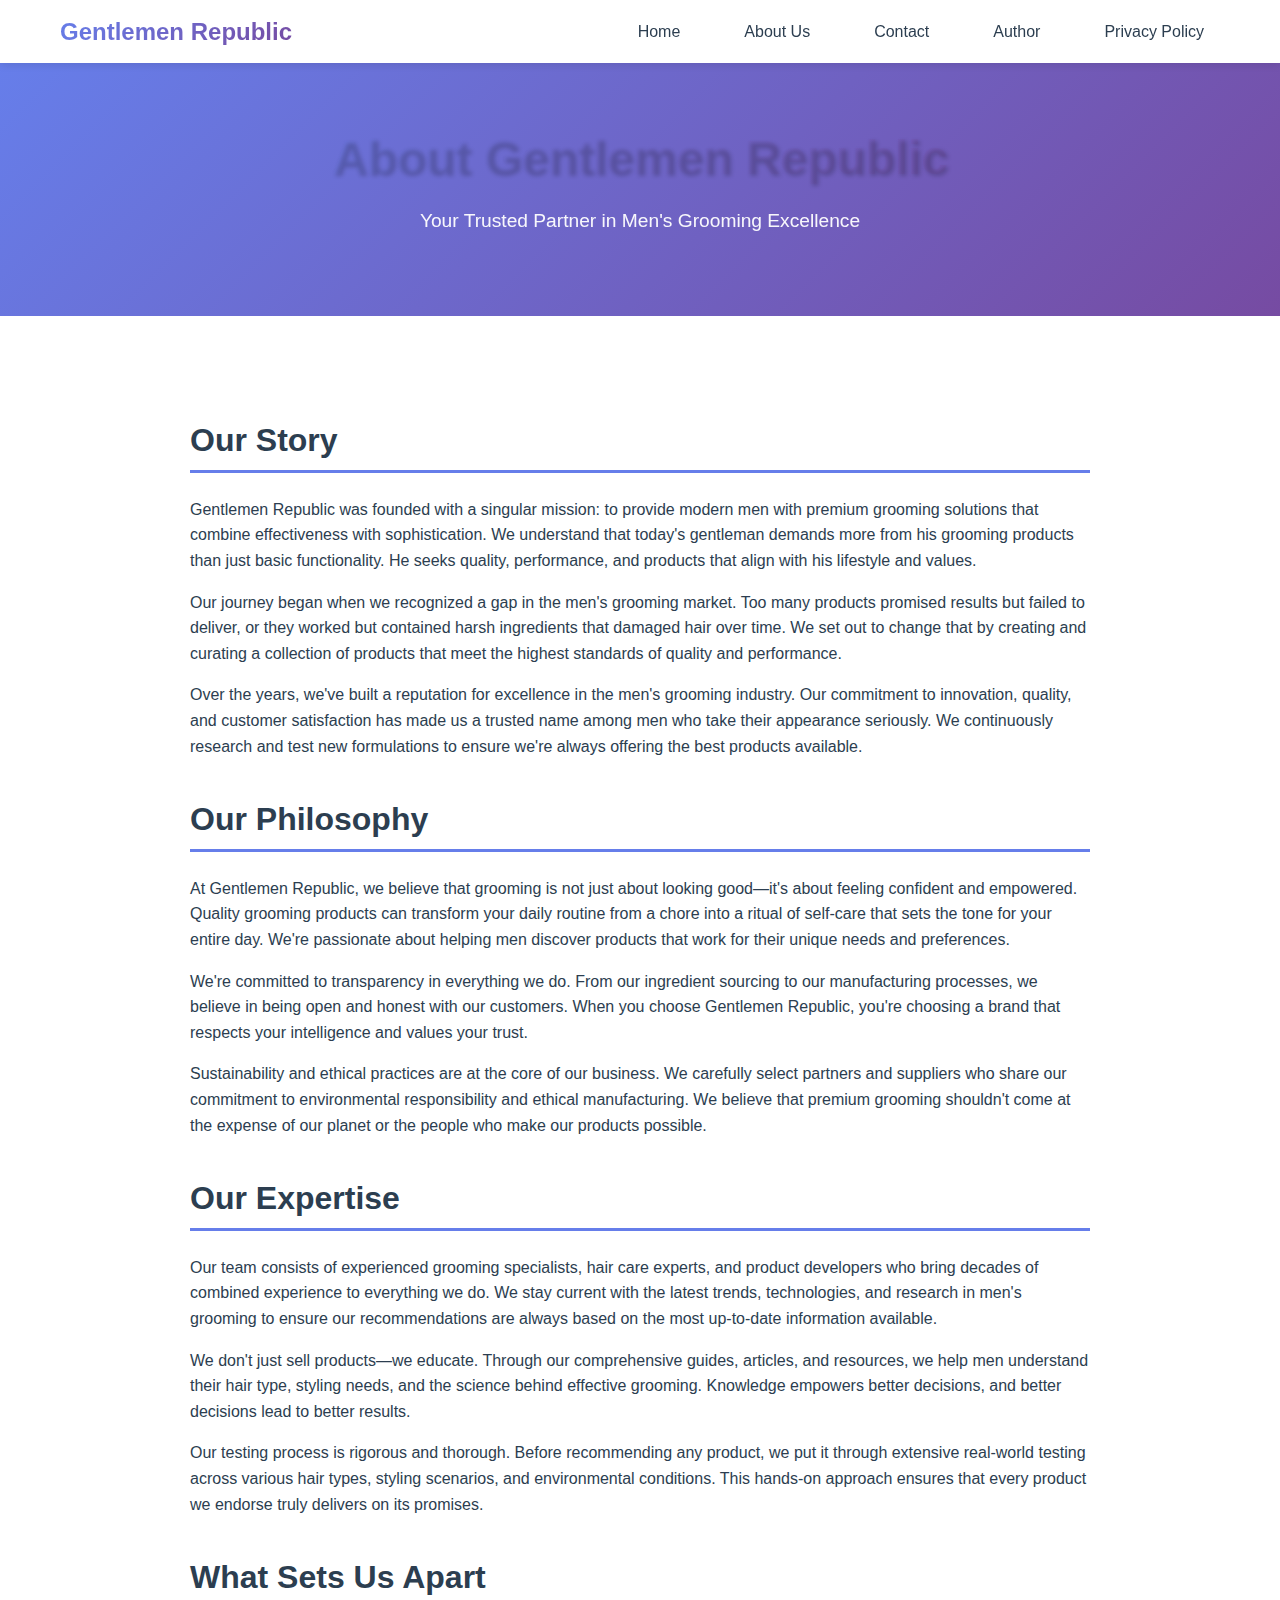
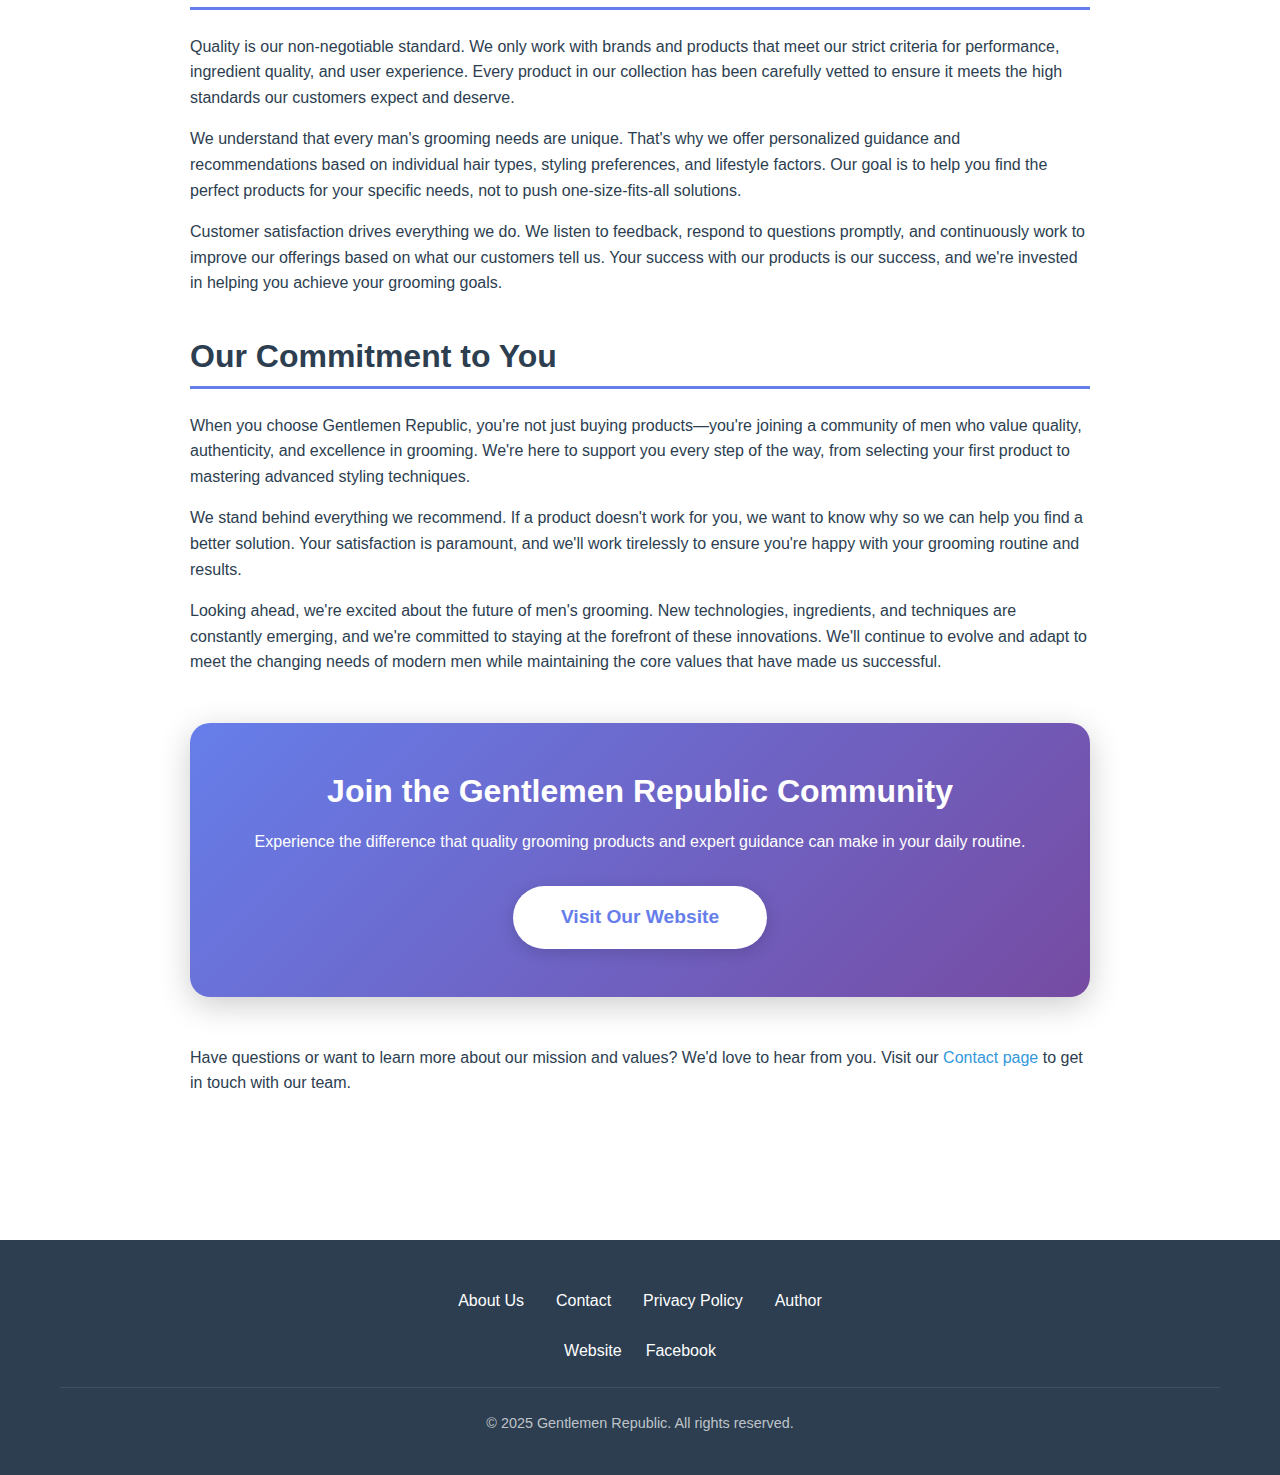
<file: about-us.html>
<!DOCTYPE html>
<html lang="en">
<head>
    <meta charset="UTF-8">
    <meta name="viewport" content="width=device-width, initial-scale=1.0">
    <meta name="robots" content="index, follow">
    <meta name="keywords" content="gentlemen republic, men's grooming, hair care experts, about us">
    <meta name="description" content="Learn about Gentlemen Republic - your trusted experts in men's grooming and hair care products with premium quality solutions.">
    <link rel="canonical" href="https://best-hair-gel-for-men-1.page.dev/about-us">
    <title>About Us - Gentlemen Republic Experts</title>
    <link rel="stylesheet" href="styles.css">
</head>
<body>
    <!-- Navigation Bar -->
    <nav class="navbar">
        <div class="container">
            <div class="nav-wrapper">
                <div class="logo">
                    <h2>Gentlemen Republic</h2>
                </div>
                <div class="burger-menu" id="burgerMenu">
                    <span></span>
                    <span></span>
                    <span></span>
                </div>
                <ul class="nav-links" id="navLinks">
                    <li><a href="index.html" target="_blank">Home</a></li>
                    <li><a href="about-us.html">About Us</a></li>
                    <li><a href="contact-us.html" target="_blank">Contact</a></li>
                    <li><a href="author.html" target="_blank">Author</a></li>
                    <li><a href="privacy-policy.html" target="_blank">Privacy Policy</a></li>
                </ul>
            </div>
        </div>
    </nav>

    <!-- Page Header -->
    <section class="page-header">
        <div class="container">
            <h1 class="gradient-text">About Gentlemen Republic</h1>
            <p class="page-subtitle">Your Trusted Partner in Men's Grooming Excellence</p>
        </div>
    </section>

    <!-- Main Content -->
    <main class="main-content">
        <div class="container">
            <article class="article-content">
                <h2 class="section-title">Our Story</h2>
                
                <p>Gentlemen Republic was founded with a singular mission: to provide modern men with premium grooming solutions that combine effectiveness with sophistication. We understand that today's gentleman demands more from his grooming products than just basic functionality. He seeks quality, performance, and products that align with his lifestyle and values.</p>

                <p>Our journey began when we recognized a gap in the men's grooming market. Too many products promised results but failed to deliver, or they worked but contained harsh ingredients that damaged hair over time. We set out to change that by creating and curating a collection of products that meet the highest standards of quality and performance.</p>

                <p>Over the years, we've built a reputation for excellence in the men's grooming industry. Our commitment to innovation, quality, and customer satisfaction has made us a trusted name among men who take their appearance seriously. We continuously research and test new formulations to ensure we're always offering the best products available.</p>

                <h2 class="section-title">Our Philosophy</h2>

                <p>At Gentlemen Republic, we believe that grooming is not just about looking good—it's about feeling confident and empowered. Quality grooming products can transform your daily routine from a chore into a ritual of self-care that sets the tone for your entire day. We're passionate about helping men discover products that work for their unique needs and preferences.</p>

                <p>We're committed to transparency in everything we do. From our ingredient sourcing to our manufacturing processes, we believe in being open and honest with our customers. When you choose Gentlemen Republic, you're choosing a brand that respects your intelligence and values your trust.</p>

                <p>Sustainability and ethical practices are at the core of our business. We carefully select partners and suppliers who share our commitment to environmental responsibility and ethical manufacturing. We believe that premium grooming shouldn't come at the expense of our planet or the people who make our products possible.</p>

                <h2 class="section-title">Our Expertise</h2>

                <p>Our team consists of experienced grooming specialists, hair care experts, and product developers who bring decades of combined experience to everything we do. We stay current with the latest trends, technologies, and research in men's grooming to ensure our recommendations are always based on the most up-to-date information available.</p>

                <p>We don't just sell products—we educate. Through our comprehensive guides, articles, and resources, we help men understand their hair type, styling needs, and the science behind effective grooming. Knowledge empowers better decisions, and better decisions lead to better results.</p>

                <p>Our testing process is rigorous and thorough. Before recommending any product, we put it through extensive real-world testing across various hair types, styling scenarios, and environmental conditions. This hands-on approach ensures that every product we endorse truly delivers on its promises.</p>

                <h2 class="section-title">What Sets Us Apart</h2>

                <p>Quality is our non-negotiable standard. We only work with brands and products that meet our strict criteria for performance, ingredient quality, and user experience. Every product in our collection has been carefully vetted to ensure it meets the high standards our customers expect and deserve.</p>

                <p>We understand that every man's grooming needs are unique. That's why we offer personalized guidance and recommendations based on individual hair types, styling preferences, and lifestyle factors. Our goal is to help you find the perfect products for your specific needs, not to push one-size-fits-all solutions.</p>

                <p>Customer satisfaction drives everything we do. We listen to feedback, respond to questions promptly, and continuously work to improve our offerings based on what our customers tell us. Your success with our products is our success, and we're invested in helping you achieve your grooming goals.</p>

                <h2 class="section-title">Our Commitment to You</h2>

                <p>When you choose Gentlemen Republic, you're not just buying products—you're joining a community of men who value quality, authenticity, and excellence in grooming. We're here to support you every step of the way, from selecting your first product to mastering advanced styling techniques.</p>

                <p>We stand behind everything we recommend. If a product doesn't work for you, we want to know why so we can help you find a better solution. Your satisfaction is paramount, and we'll work tirelessly to ensure you're happy with your grooming routine and results.</p>

                <p>Looking ahead, we're excited about the future of men's grooming. New technologies, ingredients, and techniques are constantly emerging, and we're committed to staying at the forefront of these innovations. We'll continue to evolve and adapt to meet the changing needs of modern men while maintaining the core values that have made us successful.</p>

                <div class="cta-section">
                    <h2 class="cta-title">Join the Gentlemen Republic Community</h2>
                    <p>Experience the difference that quality grooming products and expert guidance can make in your daily routine.</p>
                    <a href="https://gentlemenrepublic.com/" target="_blank" class="cta-button-large">Visit Our Website</a>
                </div>

                <p>Have questions or want to learn more about our mission and values? We'd love to hear from you. Visit our <a href="contact-us.html" target="_blank">Contact page</a> to get in touch with our team.</p>
            </article>
        </div>
    </main>

    <!-- Footer -->
    <footer class="footer">
        <div class="container">
            <div class="footer-content">
                <div class="footer-links">
                    <a href="about-us.html" target="_blank">About Us</a>
                    <a href="contact-us.html" target="_blank">Contact</a>
                    <a href="privacy-policy.html" target="_blank">Privacy Policy</a>
                    <a href="author.html" target="_blank">Author</a>
                </div>
                <div class="footer-social">
                    <a href="https://gentlemenrepublic.com/" target="_blank">Website</a>
                    <a href="https://www.facebook.com/GentlemenRepublicLA?mibextid=LQQJ4d" target="_blank">Facebook</a>
                </div>
                <p class="footer-copyright">&copy; 2025 Gentlemen Republic. All rights reserved.</p>
            </div>
        </div>
    </footer>

    <script src="script.js"></script>
</body>
</html>
</file>
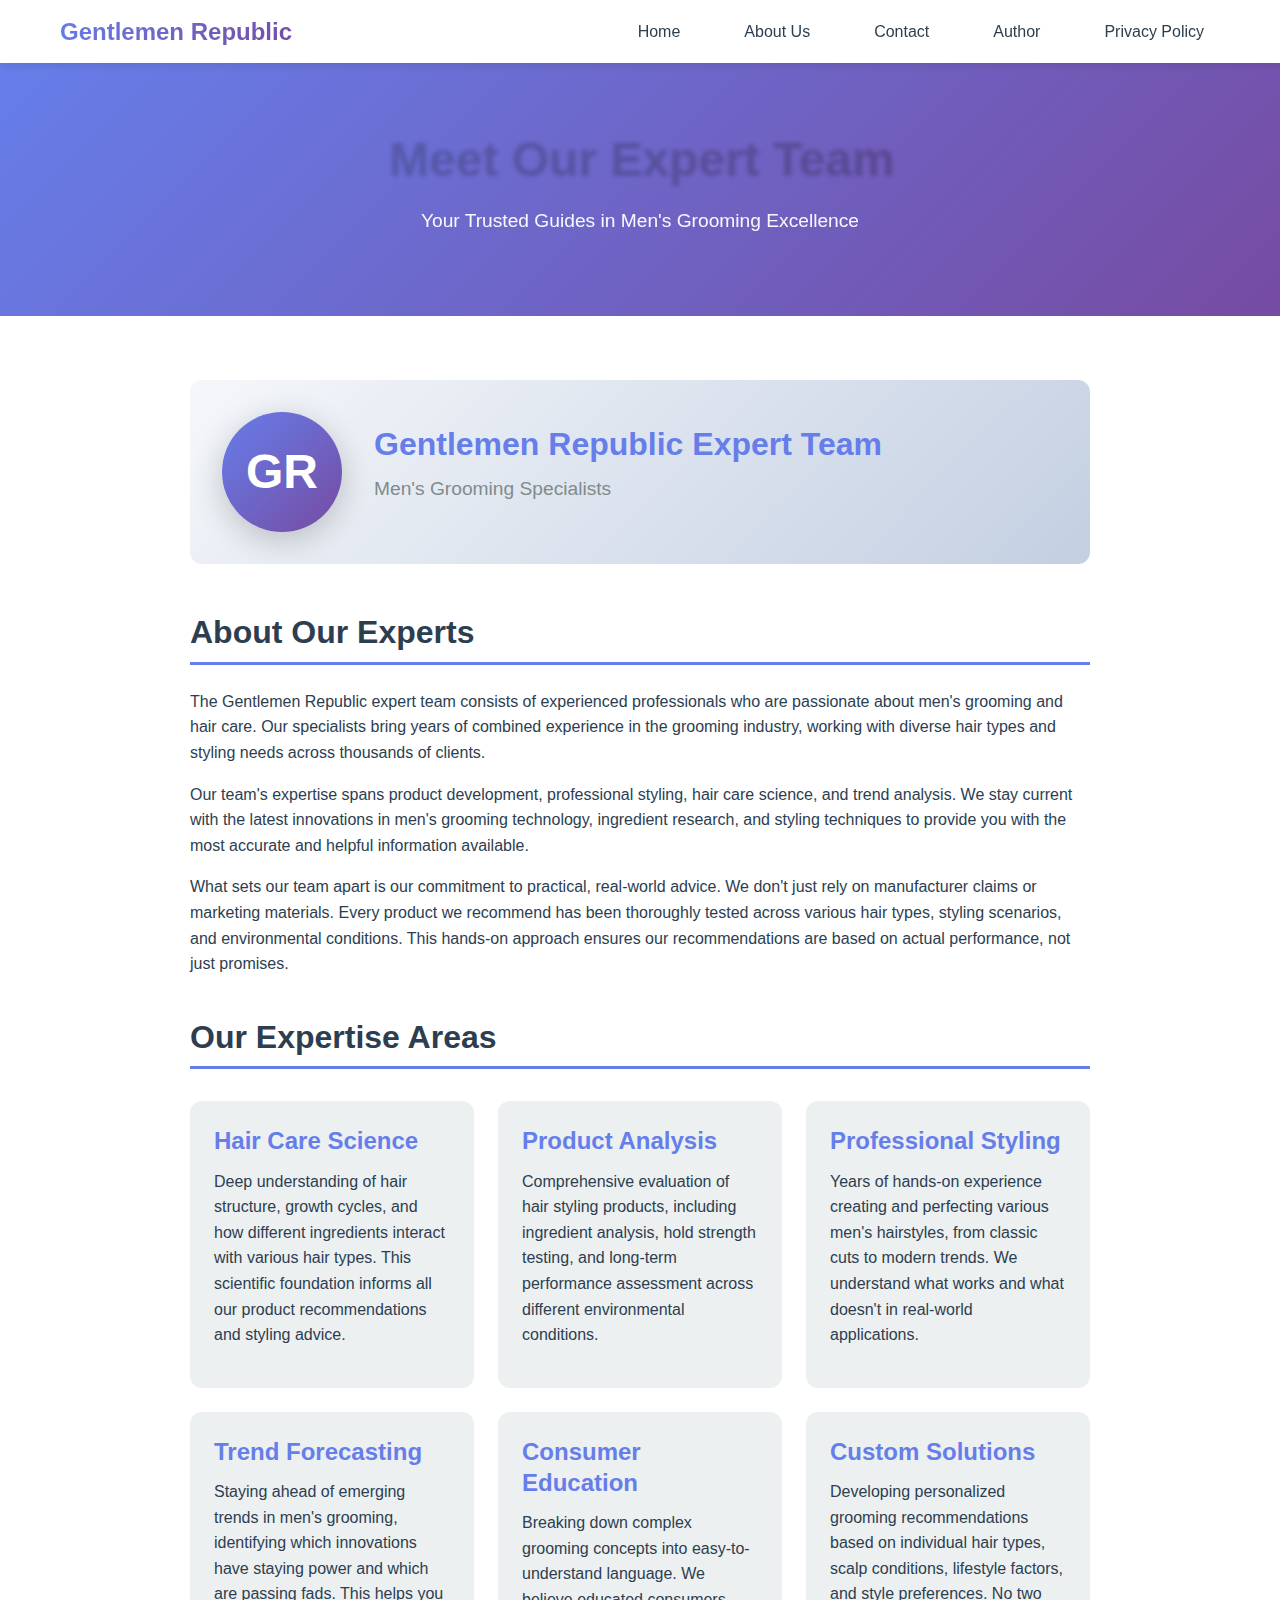
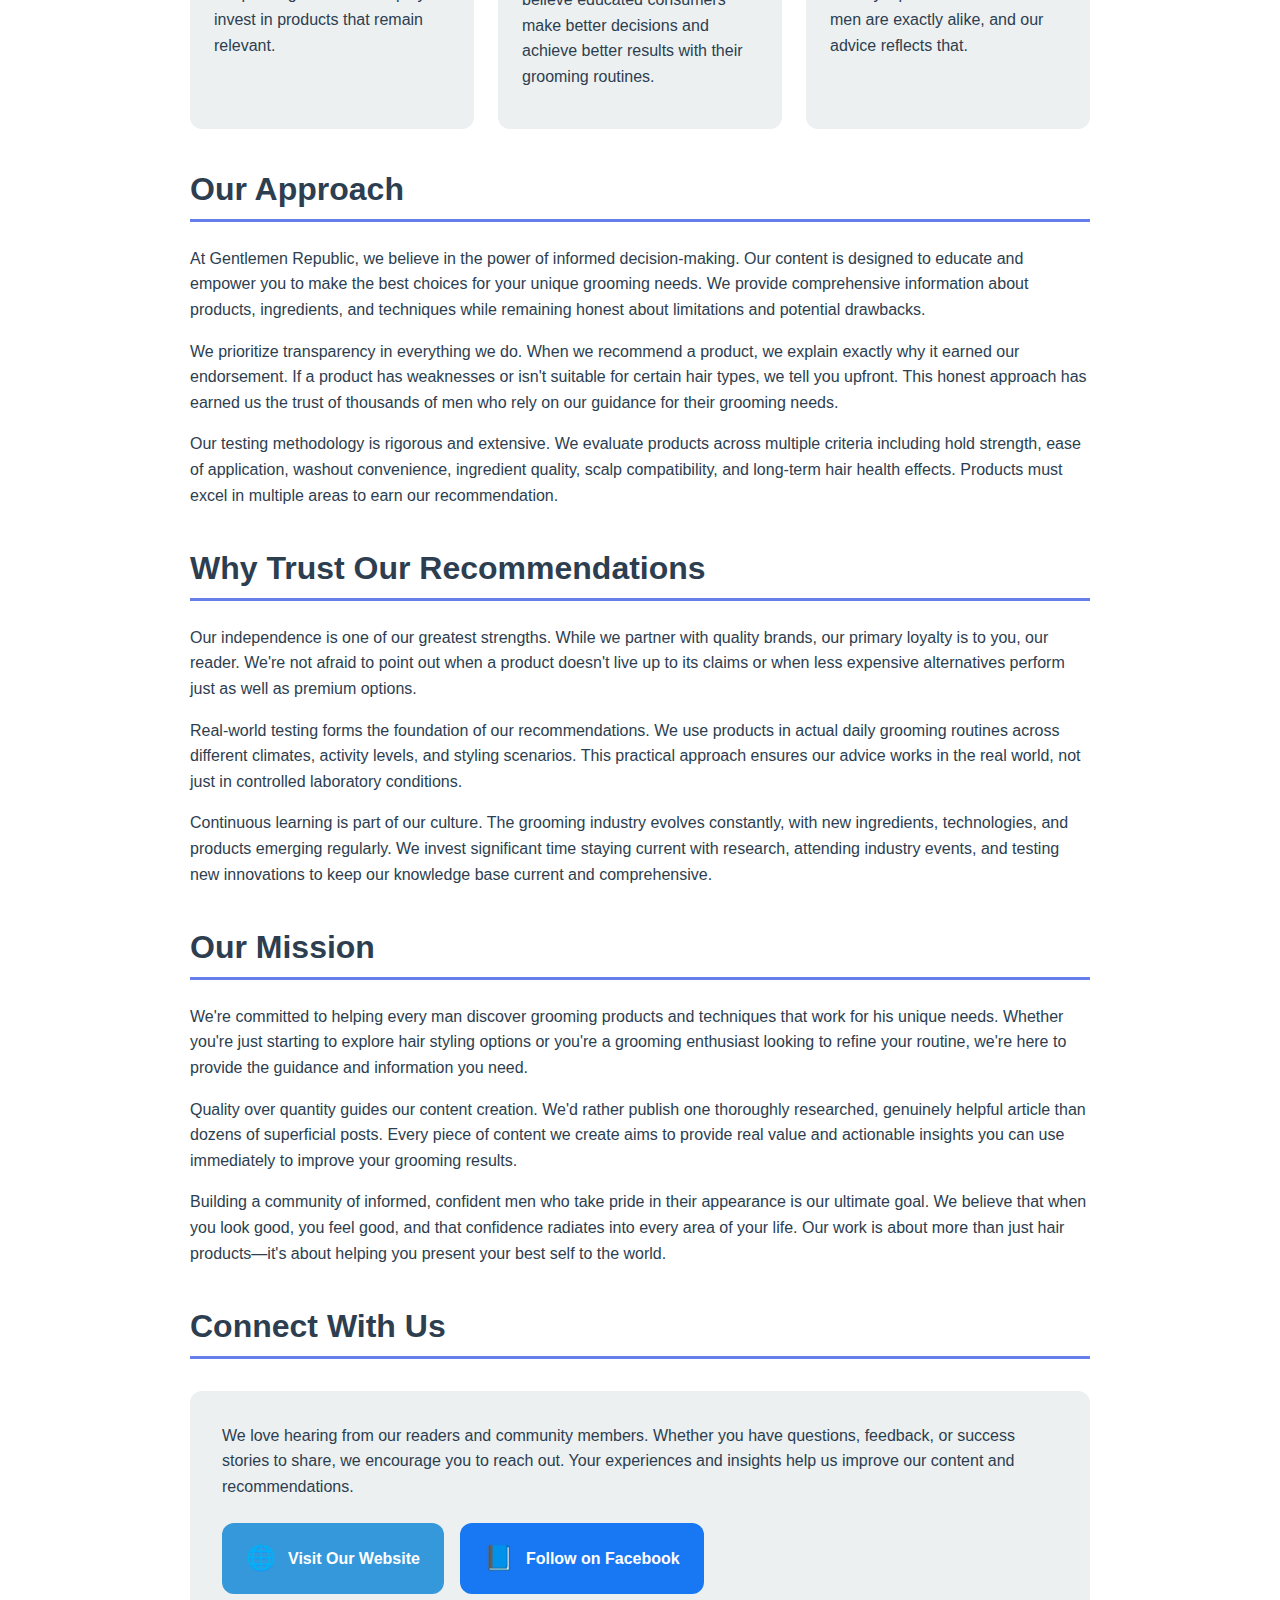
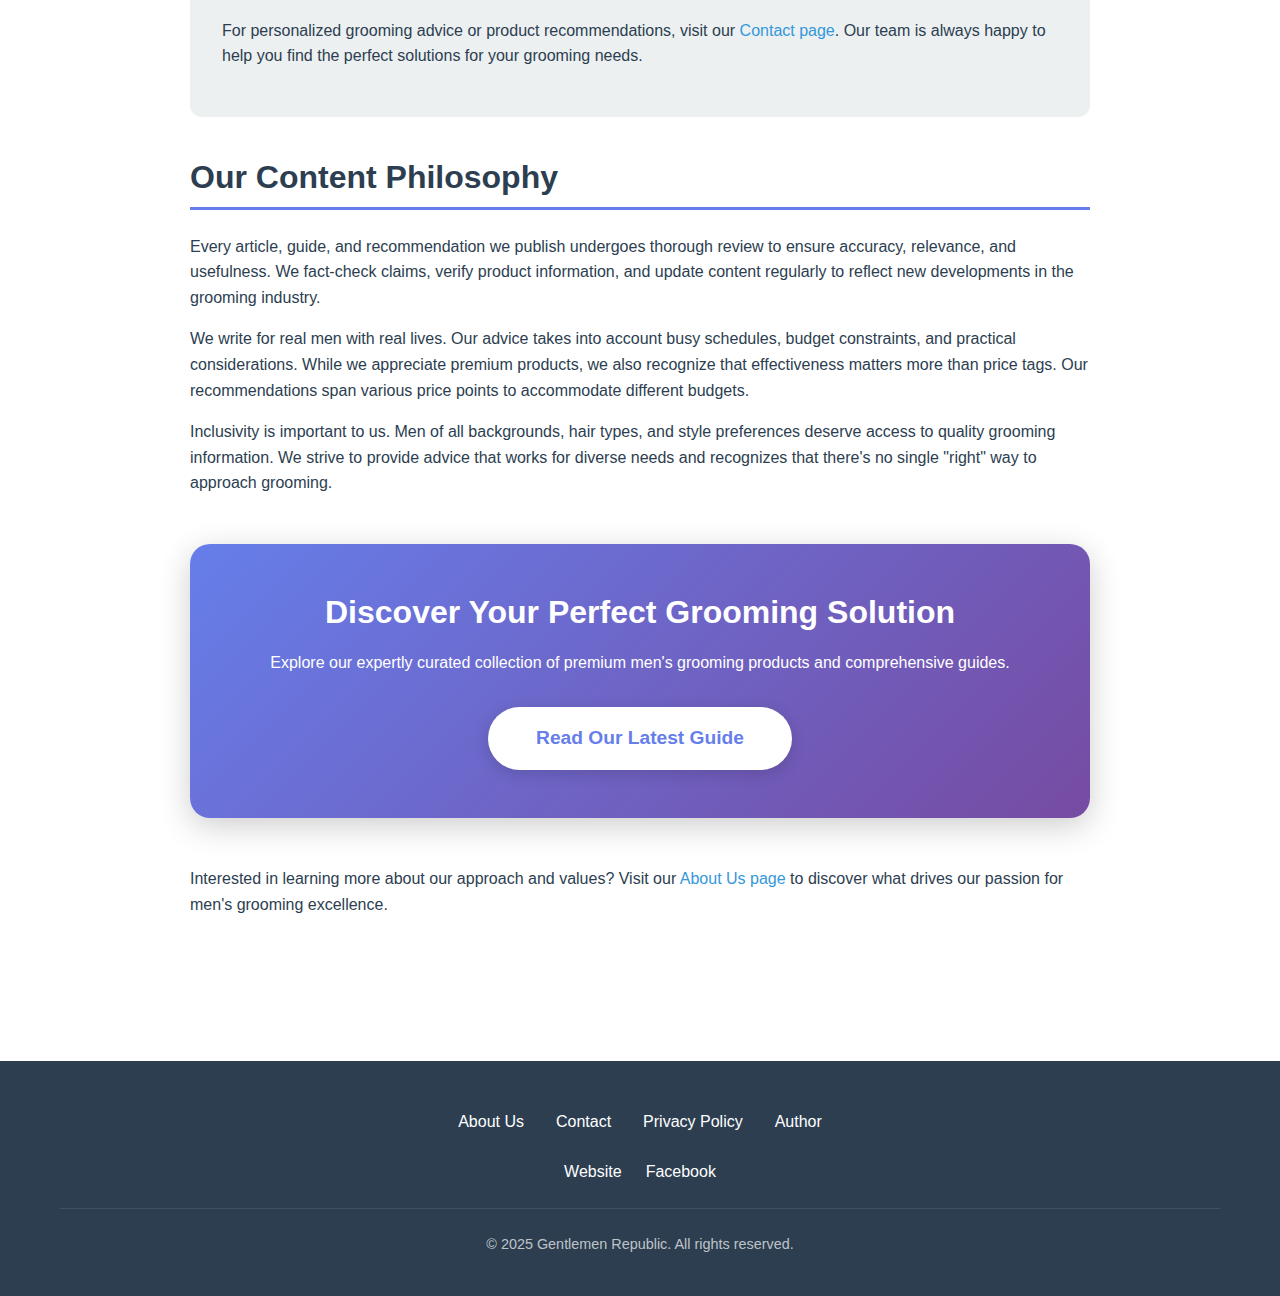
<file: author.html>
<!DOCTYPE html>
<html lang="en">
<head>
    <meta charset="UTF-8">
    <meta name="viewport" content="width=device-width, initial-scale=1.0">
    <meta name="robots" content="index, follow">
    <meta name="keywords" content="grooming expert, hair care specialist, author profile, men's styling">
    <meta name="description" content="Meet our expert grooming specialists dedicated to helping men discover the best hair care and styling solutions.">
    <link rel="canonical" href="https://best-hair-gel-for-men-1.page.dev/author">
    <title>Author - Grooming Expert Profile</title>
    <link rel="stylesheet" href="styles.css">
    
    <!-- Author Schema -->
    <script type="application/ld+json">
    {
      "@context": "https://schema.org",
      "@type": "Person",
      "name": "Gentlemen Republic Hair Expert",
      "url": "https://gentlemenrepublic.com/",
      "sameAs": [
        "https://www.facebook.com/GentlemenRepublicLA?mibextid=LQQJ4d"
      ],
      "jobTitle": "Men's Grooming Specialist",
      "description": "Expert in men's hair care and styling products with years of experience in the grooming industry.",
      "knowsAbout": ["Men's Hair Care", "Hair Styling", "Grooming Products", "Hair Gel", "Men's Fashion"],
      "memberOf": {
        "@type": "Organization",
        "name": "Gentlemen Republic"
      }
    }
    </script>
</head>
<body>
    <!-- Navigation Bar -->
    <nav class="navbar">
        <div class="container">
            <div class="nav-wrapper">
                <div class="logo">
                    <h2>Gentlemen Republic</h2>
                </div>
                <div class="burger-menu" id="burgerMenu">
                    <span></span>
                    <span></span>
                    <span></span>
                </div>
                <ul class="nav-links" id="navLinks">
                    <li><a href="index.html" target="_blank">Home</a></li>
                    <li><a href="about-us.html" target="_blank">About Us</a></li>
                    <li><a href="contact-us.html" target="_blank">Contact</a></li>
                    <li><a href="author.html">Author</a></li>
                    <li><a href="privacy-policy.html" target="_blank">Privacy Policy</a></li>
                </ul>
            </div>
        </div>
    </nav>

    <!-- Page Header -->
    <section class="page-header">
        <div class="container">
            <h1 class="gradient-text">Meet Our Expert Team</h1>
            <p class="page-subtitle">Your Trusted Guides in Men's Grooming Excellence</p>
        </div>
    </section>

    <!-- Main Content -->
    <main class="main-content">
        <div class="container">
            <article class="article-content">
                <section class="author-profile">
                    <div class="author-header">
                        <div class="author-avatar">
                            <div class="avatar-placeholder">GR</div>
                        </div>
                        <div class="author-title-section">
                            <h2 class="author-main-name">Gentlemen Republic Expert Team</h2>
                            <p class="author-position">Men's Grooming Specialists</p>
                        </div>
                    </div>

                    <div class="author-bio-section">
                        <h2 class="section-title">About Our Experts</h2>
                        
                        <p>The Gentlemen Republic expert team consists of experienced professionals who are passionate about men's grooming and hair care. Our specialists bring years of combined experience in the grooming industry, working with diverse hair types and styling needs across thousands of clients.</p>

                        <p>Our team's expertise spans product development, professional styling, hair care science, and trend analysis. We stay current with the latest innovations in men's grooming technology, ingredient research, and styling techniques to provide you with the most accurate and helpful information available.</p>

                        <p>What sets our team apart is our commitment to practical, real-world advice. We don't just rely on manufacturer claims or marketing materials. Every product we recommend has been thoroughly tested across various hair types, styling scenarios, and environmental conditions. This hands-on approach ensures our recommendations are based on actual performance, not just promises.</p>

                        <h2 class="section-title">Our Expertise Areas</h2>

                        <div class="expertise-grid">
                            <div class="expertise-item">
                                <h3>Hair Care Science</h3>
                                <p>Deep understanding of hair structure, growth cycles, and how different ingredients interact with various hair types. This scientific foundation informs all our product recommendations and styling advice.</p>
                            </div>

                            <div class="expertise-item">
                                <h3>Product Analysis</h3>
                                <p>Comprehensive evaluation of hair styling products, including ingredient analysis, hold strength testing, and long-term performance assessment across different environmental conditions.</p>
                            </div>

                            <div class="expertise-item">
                                <h3>Professional Styling</h3>
                                <p>Years of hands-on experience creating and perfecting various men's hairstyles, from classic cuts to modern trends. We understand what works and what doesn't in real-world applications.</p>
                            </div>

                            <div class="expertise-item">
                                <h3>Trend Forecasting</h3>
                                <p>Staying ahead of emerging trends in men's grooming, identifying which innovations have staying power and which are passing fads. This helps you invest in products that remain relevant.</p>
                            </div>

                            <div class="expertise-item">
                                <h3>Consumer Education</h3>
                                <p>Breaking down complex grooming concepts into easy-to-understand language. We believe educated consumers make better decisions and achieve better results with their grooming routines.</p>
                            </div>

                            <div class="expertise-item">
                                <h3>Custom Solutions</h3>
                                <p>Developing personalized grooming recommendations based on individual hair types, scalp conditions, lifestyle factors, and style preferences. No two men are exactly alike, and our advice reflects that.</p>
                            </div>
                        </div>

                        <h2 class="section-title">Our Approach</h2>

                        <p>At Gentlemen Republic, we believe in the power of informed decision-making. Our content is designed to educate and empower you to make the best choices for your unique grooming needs. We provide comprehensive information about products, ingredients, and techniques while remaining honest about limitations and potential drawbacks.</p>

                        <p>We prioritize transparency in everything we do. When we recommend a product, we explain exactly why it earned our endorsement. If a product has weaknesses or isn't suitable for certain hair types, we tell you upfront. This honest approach has earned us the trust of thousands of men who rely on our guidance for their grooming needs.</p>

                        <p>Our testing methodology is rigorous and extensive. We evaluate products across multiple criteria including hold strength, ease of application, washout convenience, ingredient quality, scalp compatibility, and long-term hair health effects. Products must excel in multiple areas to earn our recommendation.</p>

                        <h2 class="section-title">Why Trust Our Recommendations</h2>

                        <p>Our independence is one of our greatest strengths. While we partner with quality brands, our primary loyalty is to you, our reader. We're not afraid to point out when a product doesn't live up to its claims or when less expensive alternatives perform just as well as premium options.</p>

                        <p>Real-world testing forms the foundation of our recommendations. We use products in actual daily grooming routines across different climates, activity levels, and styling scenarios. This practical approach ensures our advice works in the real world, not just in controlled laboratory conditions.</p>

                        <p>Continuous learning is part of our culture. The grooming industry evolves constantly, with new ingredients, technologies, and products emerging regularly. We invest significant time staying current with research, attending industry events, and testing new innovations to keep our knowledge base current and comprehensive.</p>

                        <h2 class="section-title">Our Mission</h2>

                        <p>We're committed to helping every man discover grooming products and techniques that work for his unique needs. Whether you're just starting to explore hair styling options or you're a grooming enthusiast looking to refine your routine, we're here to provide the guidance and information you need.</p>

                        <p>Quality over quantity guides our content creation. We'd rather publish one thoroughly researched, genuinely helpful article than dozens of superficial posts. Every piece of content we create aims to provide real value and actionable insights you can use immediately to improve your grooming results.</p>

                        <p>Building a community of informed, confident men who take pride in their appearance is our ultimate goal. We believe that when you look good, you feel good, and that confidence radiates into every area of your life. Our work is about more than just hair products—it's about helping you present your best self to the world.</p>

                        <h2 class="section-title">Connect With Us</h2>

                        <div class="social-connect">
                            <p>We love hearing from our readers and community members. Whether you have questions, feedback, or success stories to share, we encourage you to reach out. Your experiences and insights help us improve our content and recommendations.</p>

                            <div class="author-social-links">
                                <a href="https://gentlemenrepublic.com/" target="_blank" class="social-btn website">
                                    <span class="social-icon">🌐</span>
                                    <span class="social-text">Visit Our Website</span>
                                </a>
                                <a href="https://www.facebook.com/GentlemenRepublicLA?mibextid=LQQJ4d" target="_blank" class="social-btn facebook">
                                    <span class="social-icon">📘</span>
                                    <span class="social-text">Follow on Facebook</span>
                                </a>
                            </div>

                            <p>For personalized grooming advice or product recommendations, visit our <a href="contact-us.html" target="_blank">Contact page</a>. Our team is always happy to help you find the perfect solutions for your grooming needs.</p>
                        </div>

                        <h2 class="section-title">Our Content Philosophy</h2>

                        <p>Every article, guide, and recommendation we publish undergoes thorough review to ensure accuracy, relevance, and usefulness. We fact-check claims, verify product information, and update content regularly to reflect new developments in the grooming industry.</p>

                        <p>We write for real men with real lives. Our advice takes into account busy schedules, budget constraints, and practical considerations. While we appreciate premium products, we also recognize that effectiveness matters more than price tags. Our recommendations span various price points to accommodate different budgets.</p>

                        <p>Inclusivity is important to us. Men of all backgrounds, hair types, and style preferences deserve access to quality grooming information. We strive to provide advice that works for diverse needs and recognizes that there's no single "right" way to approach grooming.</p>

                        <div class="cta-section">
                            <h2 class="cta-title">Discover Your Perfect Grooming Solution</h2>
                            <p>Explore our expertly curated collection of premium men's grooming products and comprehensive guides.</p>
                            <a href="index.html" target="_blank" class="cta-button-large">Read Our Latest Guide</a>
                        </div>

                        <p>Interested in learning more about our approach and values? Visit our <a href="about-us.html" target="_blank">About Us page</a> to discover what drives our passion for men's grooming excellence.</p>
                    </div>
                </section>
            </article>
        </div>
    </main>

    <!-- Footer -->
    <footer class="footer">
        <div class="container">
            <div class="footer-content">
                <div class="footer-links">
                    <a href="about-us.html" target="_blank">About Us</a>
                    <a href="contact-us.html" target="_blank">Contact</a>
                    <a href="privacy-policy.html" target="_blank">Privacy Policy</a>
                    <a href="author.html" target="_blank">Author</a>
                </div>
                <div class="footer-social">
                    <a href="https://gentlemenrepublic.com/" target="_blank">Website</a>
                    <a href="https://www.facebook.com/GentlemenRepublicLA?mibextid=LQQJ4d" target="_blank">Facebook</a>
                </div>
                <p class="footer-copyright">&copy; 2025 Gentlemen Republic. All rights reserved.</p>
            </div>
        </div>
    </footer>

    <script src="script.js"></script>
</body>
</html>
</file>
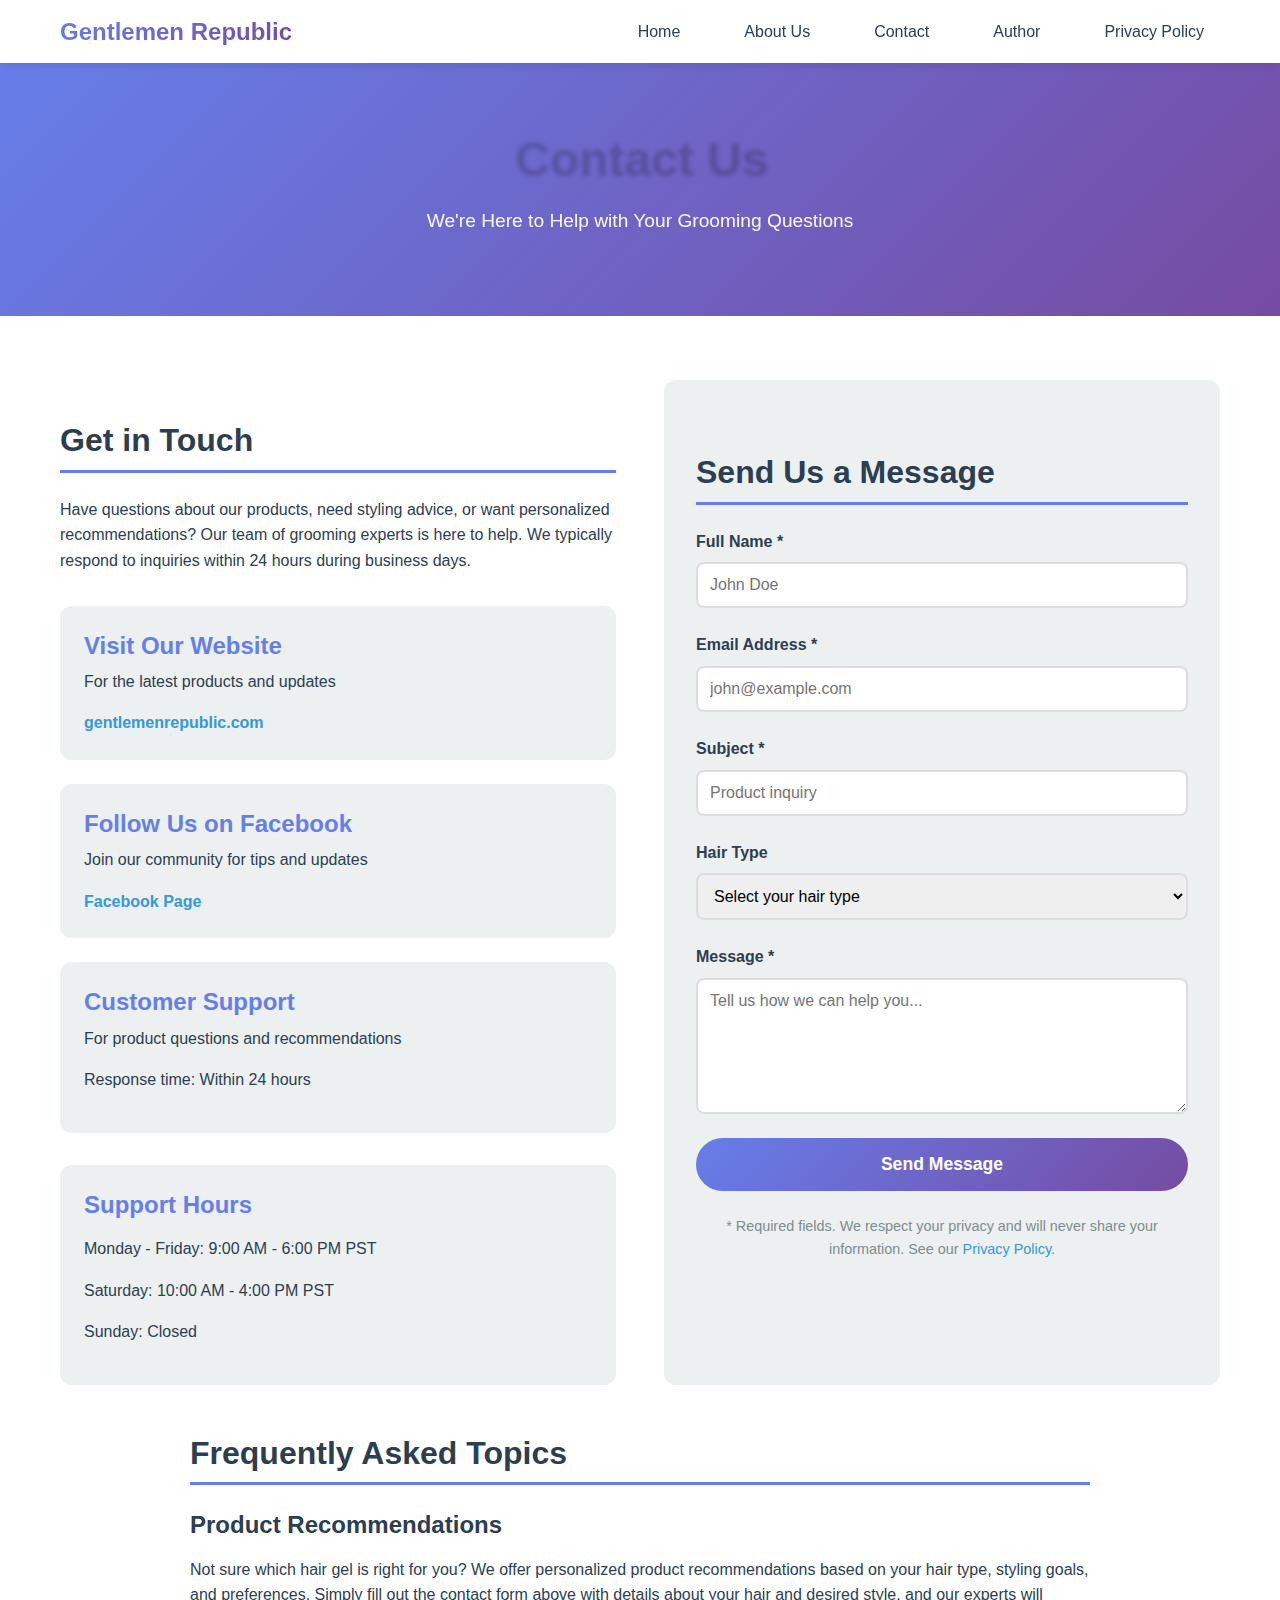
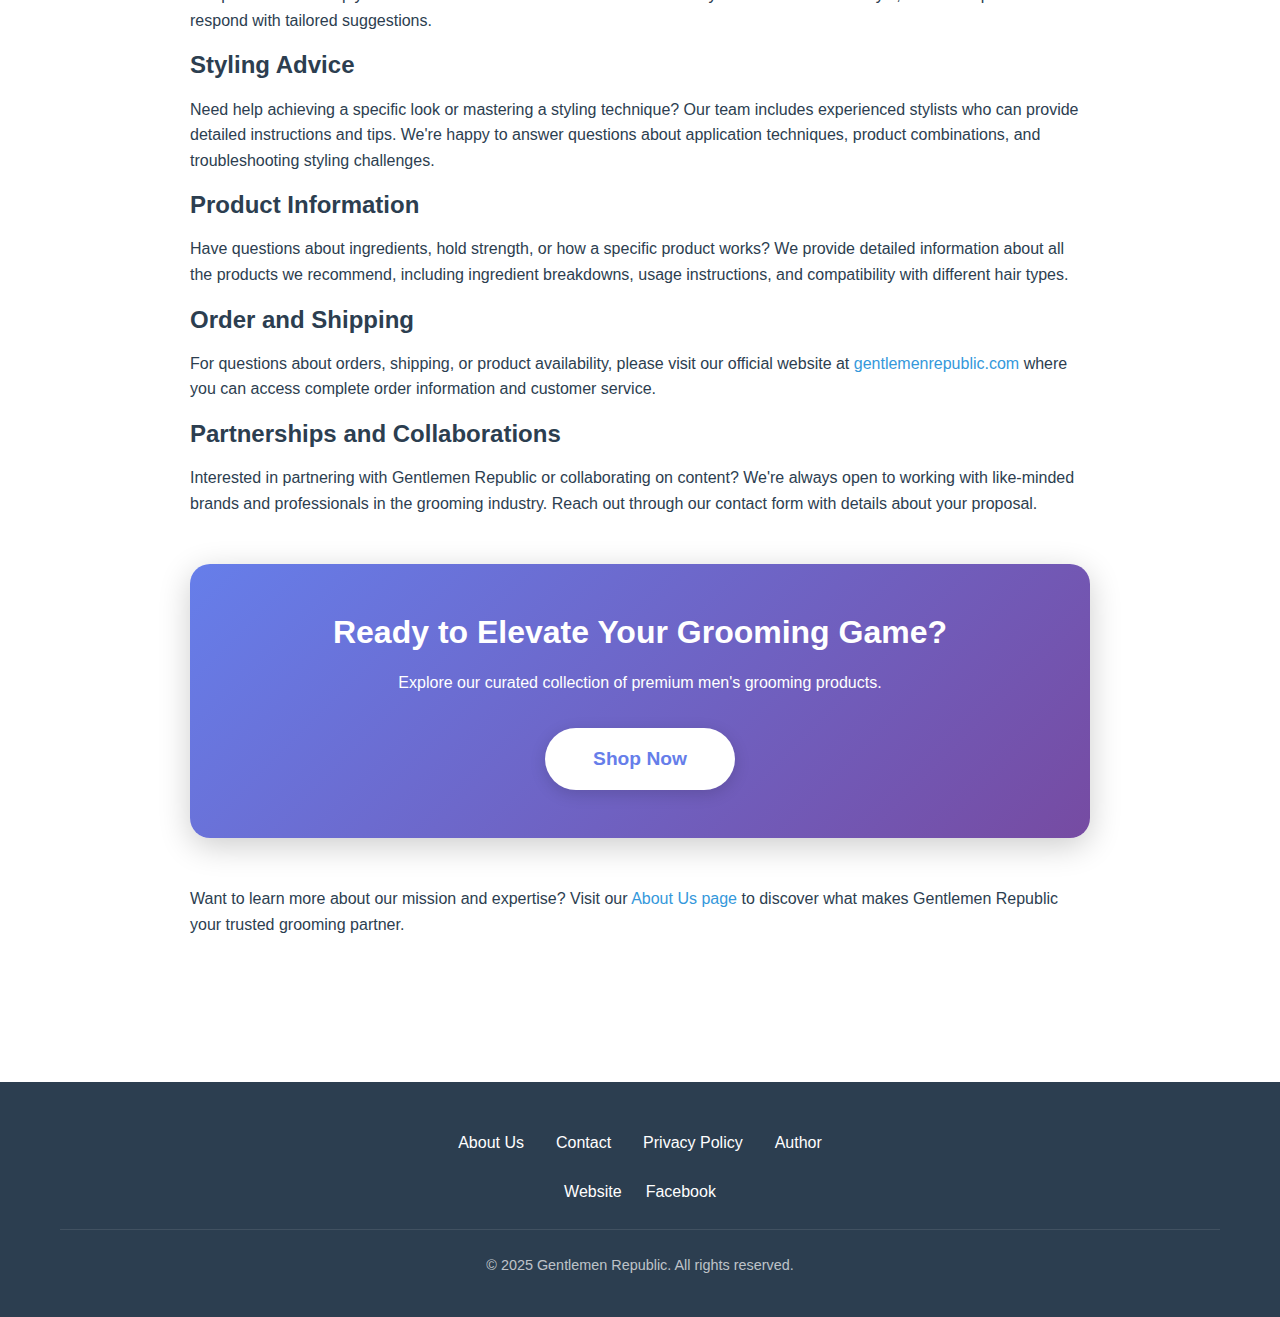
<file: contact-us.html>
<!DOCTYPE html>
<html lang="en">
<head>
    <meta charset="UTF-8">
    <meta name="viewport" content="width=device-width, initial-scale=1.0">
    <meta name="robots" content="index, follow">
    <meta name="keywords" content="contact gentlemen republic, customer service, grooming questions, hair gel inquiry">
    <meta name="description" content="Contact Gentlemen Republic for expert advice on men's grooming products, hair gel recommendations, and customer support.">
    <link rel="canonical" href="https://best-hair-gel-for-men-1.page.dev/contact-us">
    <title>Contact Us - Gentlemen Republic Support</title>
    <link rel="stylesheet" href="styles.css">
</head>
<body>
    <!-- Navigation Bar -->
    <nav class="navbar">
        <div class="container">
            <div class="nav-wrapper">
                <div class="logo">
                    <h2>Gentlemen Republic</h2>
                </div>
                <div class="burger-menu" id="burgerMenu">
                    <span></span>
                    <span></span>
                    <span></span>
                </div>
                <ul class="nav-links" id="navLinks">
                    <li><a href="index.html" target="_blank">Home</a></li>
                    <li><a href="about-us.html" target="_blank">About Us</a></li>
                    <li><a href="contact-us.html">Contact</a></li>
                    <li><a href="author.html" target="_blank">Author</a></li>
                    <li><a href="privacy-policy.html" target="_blank">Privacy Policy</a></li>
                </ul>
            </div>
        </div>
    </nav>

    <!-- Page Header -->
    <section class="page-header">
        <div class="container">
            <h1 class="gradient-text">Contact Us</h1>
            <p class="page-subtitle">We're Here to Help with Your Grooming Questions</p>
        </div>
    </section>

    <!-- Main Content -->
    <main class="main-content">
        <div class="container">
            <div class="contact-wrapper">
                <div class="contact-info">
                    <h2 class="section-title">Get in Touch</h2>
                    <p>Have questions about our products, need styling advice, or want personalized recommendations? Our team of grooming experts is here to help. We typically respond to inquiries within 24 hours during business days.</p>
                    
                    <div class="contact-methods">
                        <div class="contact-method">
                            <h3>Visit Our Website</h3>
                            <p>For the latest products and updates</p>
                            <a href="https://gentlemenrepublic.com/" target="_blank" class="contact-link">gentlemenrepublic.com</a>
                        </div>
                        
                        <div class="contact-method">
                            <h3>Follow Us on Facebook</h3>
                            <p>Join our community for tips and updates</p>
                            <a href="https://www.facebook.com/GentlemenRepublicLA?mibextid=LQQJ4d" target="_blank" class="contact-link">Facebook Page</a>
                        </div>
                        
                        <div class="contact-method">
                            <h3>Customer Support</h3>
                            <p>For product questions and recommendations</p>
                            <p>Response time: Within 24 hours</p>
                        </div>
                    </div>

                    <div class="support-hours">
                        <h3>Support Hours</h3>
                        <p>Monday - Friday: 9:00 AM - 6:00 PM PST</p>
                        <p>Saturday: 10:00 AM - 4:00 PM PST</p>
                        <p>Sunday: Closed</p>
                    </div>
                </div>

                <div class="contact-form-section">
                    <h2 class="section-title">Send Us a Message</h2>
                    <form class="contact-form" id="contactForm">
                        <div class="form-group">
                            <label for="name">Full Name *</label>
                            <input type="text" id="name" name="name" required placeholder="John Doe">
                        </div>
                        
                        <div class="form-group">
                            <label for="email">Email Address *</label>
                            <input type="email" id="email" name="email" required placeholder="john@example.com">
                        </div>
                        
                        <div class="form-group">
                            <label for="subject">Subject *</label>
                            <input type="text" id="subject" name="subject" required placeholder="Product inquiry">
                        </div>
                        
                        <div class="form-group">
                            <label for="hairType">Hair Type</label>
                            <select id="hairType" name="hairType">
                                <option value="">Select your hair type</option>
                                <option value="fine">Fine Hair</option>
                                <option value="thick">Thick Hair</option>
                                <option value="curly">Curly Hair</option>
                                <option value="straight">Straight Hair</option>
                                <option value="wavy">Wavy Hair</option>
                                <option value="not-sure">Not Sure</option>
                            </select>
                        </div>
                        
                        <div class="form-group">
                            <label for="message">Message *</label>
                            <textarea id="message" name="message" rows="6" required placeholder="Tell us how we can help you..."></textarea>
                        </div>
                        
                        <button type="submit" class="submit-button">Send Message</button>
                        
                        <p class="form-note">* Required fields. We respect your privacy and will never share your information. See our <a href="privacy-policy.html" target="_blank">Privacy Policy</a>.</p>
                    </form>
                </div>
            </div>

            <article class="article-content">
                <h2 class="section-title">Frequently Asked Topics</h2>
                
                <h3>Product Recommendations</h3>
                <p>Not sure which hair gel is right for you? We offer personalized product recommendations based on your hair type, styling goals, and preferences. Simply fill out the contact form above with details about your hair and desired style, and our experts will respond with tailored suggestions.</p>

                <h3>Styling Advice</h3>
                <p>Need help achieving a specific look or mastering a styling technique? Our team includes experienced stylists who can provide detailed instructions and tips. We're happy to answer questions about application techniques, product combinations, and troubleshooting styling challenges.</p>

                <h3>Product Information</h3>
                <p>Have questions about ingredients, hold strength, or how a specific product works? We provide detailed information about all the products we recommend, including ingredient breakdowns, usage instructions, and compatibility with different hair types.</p>

                <h3>Order and Shipping</h3>
                <p>For questions about orders, shipping, or product availability, please visit our official website at <a href="https://gentlemenrepublic.com/" target="_blank">gentlemenrepublic.com</a> where you can access complete order information and customer service.</p>

                <h3>Partnerships and Collaborations</h3>
                <p>Interested in partnering with Gentlemen Republic or collaborating on content? We're always open to working with like-minded brands and professionals in the grooming industry. Reach out through our contact form with details about your proposal.</p>

                <div class="cta-section">
                    <h2 class="cta-title">Ready to Elevate Your Grooming Game?</h2>
                    <p>Explore our curated collection of premium men's grooming products.</p>
                    <a href="https://gentlemenrepublic.com/" target="_blank" class="cta-button-large">Shop Now</a>
                </div>

                <p>Want to learn more about our mission and expertise? Visit our <a href="about-us.html" target="_blank">About Us page</a> to discover what makes Gentlemen Republic your trusted grooming partner.</p>
            </article>
        </div>
    </main>

    <!-- Footer -->
    <footer class="footer">
        <div class="container">
            <div class="footer-content">
                <div class="footer-links">
                    <a href="about-us.html" target="_blank">About Us</a>
                    <a href="contact-us.html" target="_blank">Contact</a>
                    <a href="privacy-policy.html" target="_blank">Privacy Policy</a>
                    <a href="author.html" target="_blank">Author</a>
                </div>
                <div class="footer-social">
                    <a href="https://gentlemenrepublic.com/" target="_blank">Website</a>
                    <a href="https://www.facebook.com/GentlemenRepublicLA?mibextid=LQQJ4d" target="_blank">Facebook</a>
                </div>
                <p class="footer-copyright">&copy; 2025 Gentlemen Republic. All rights reserved.</p>
            </div>
        </div>
    </footer>

    <script src="script.js"></script>
</body>
</html>
</file>
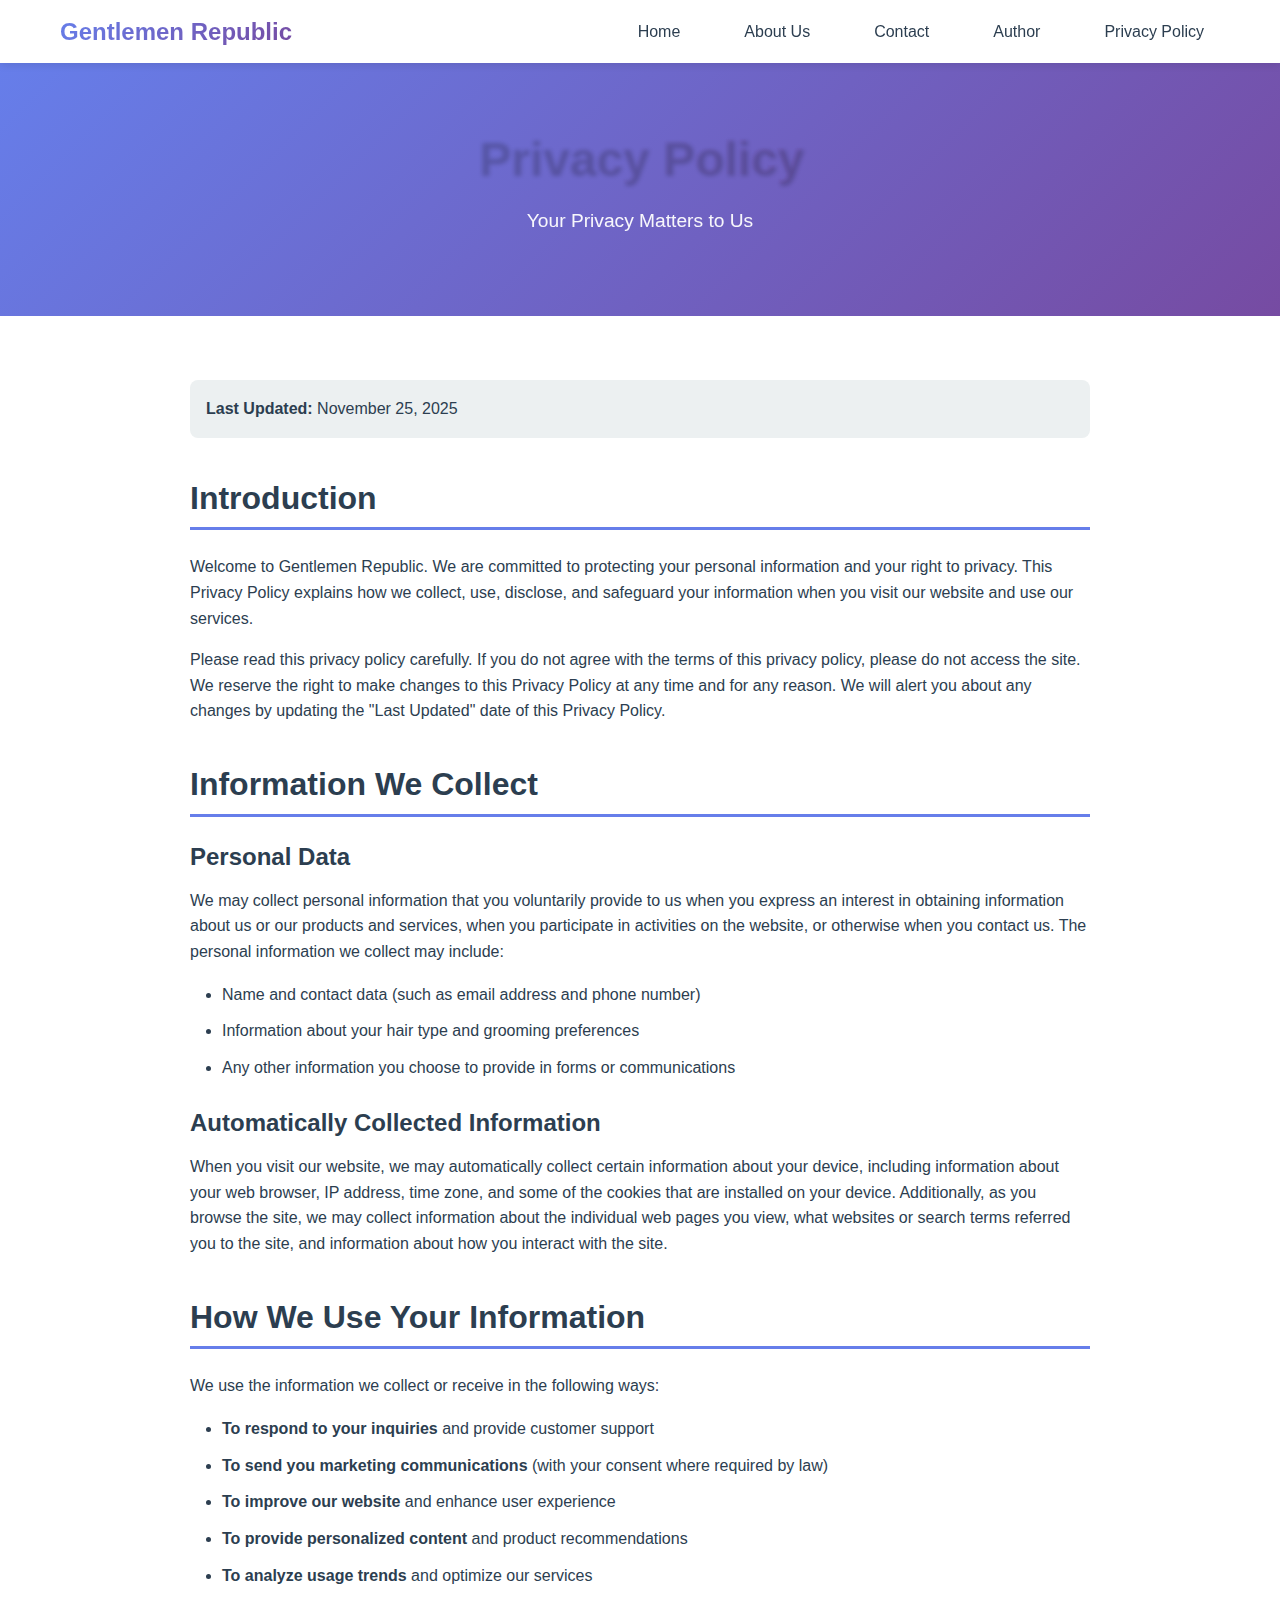
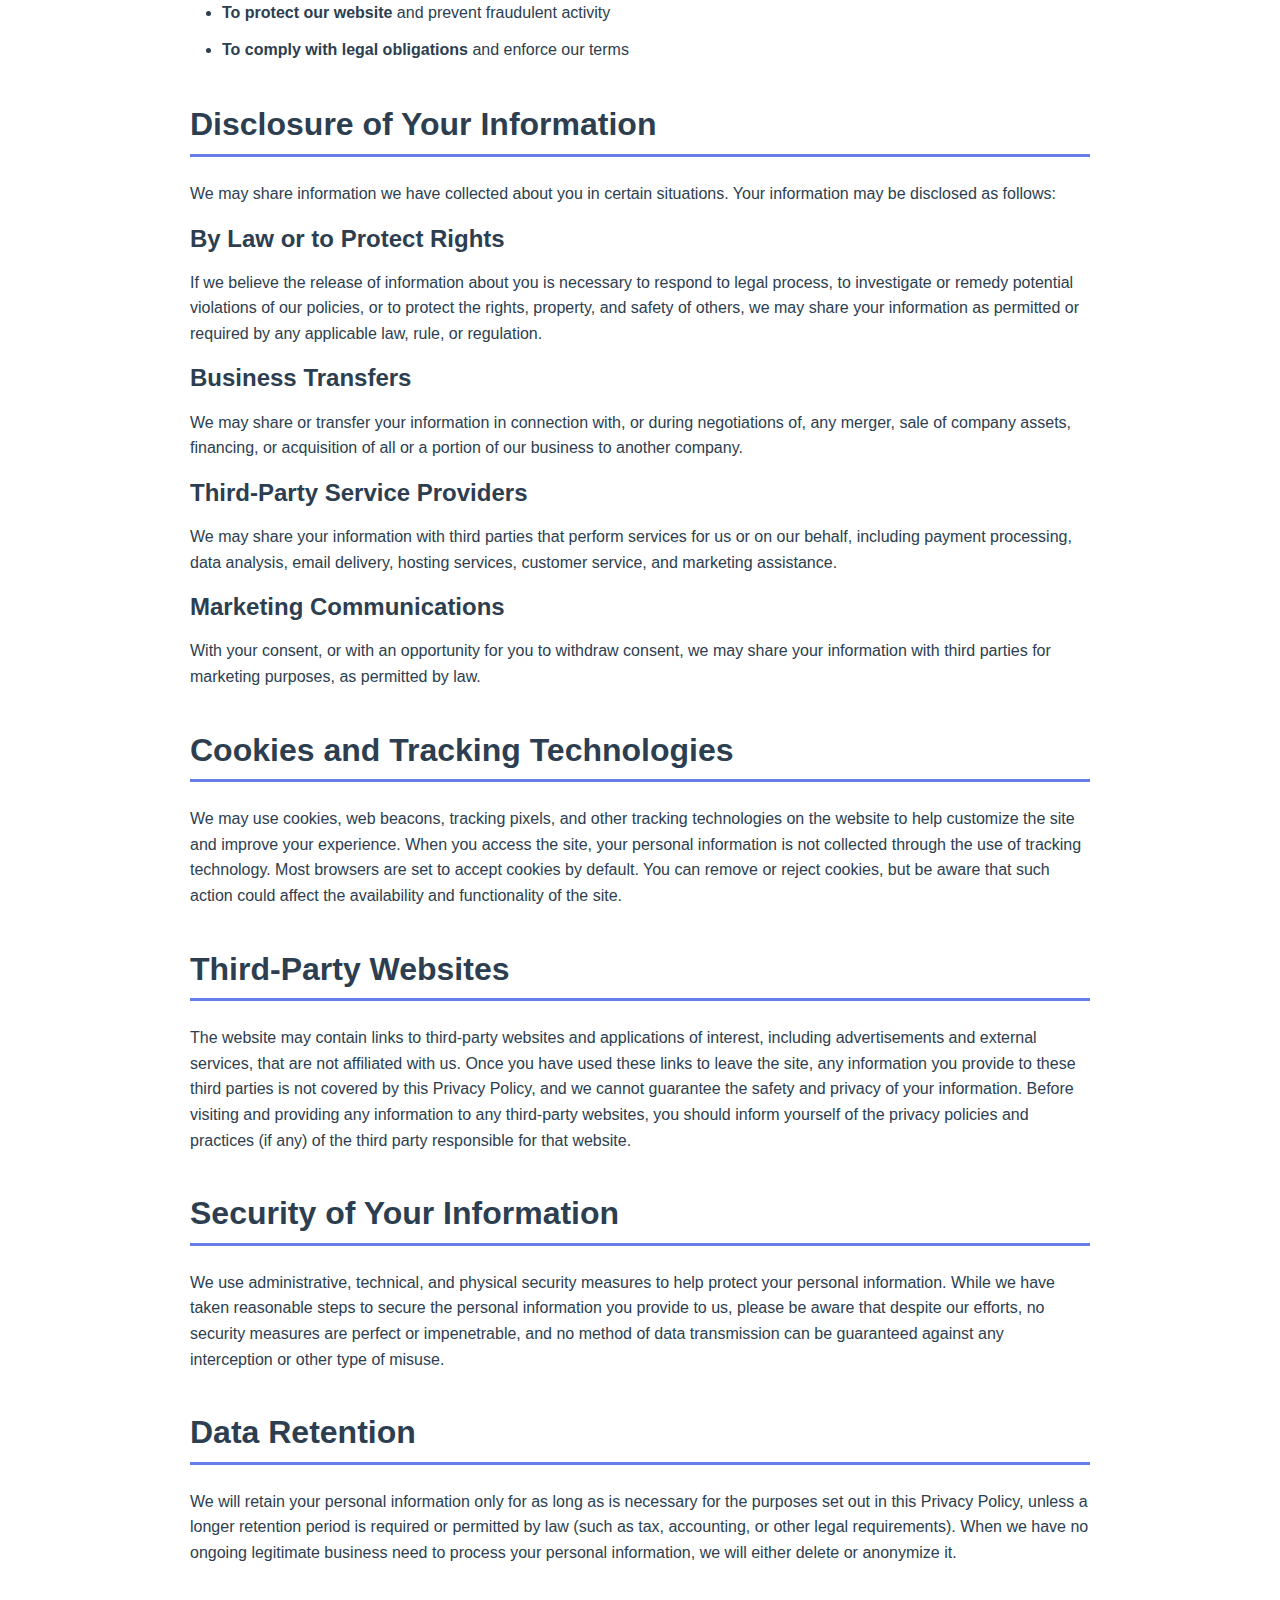
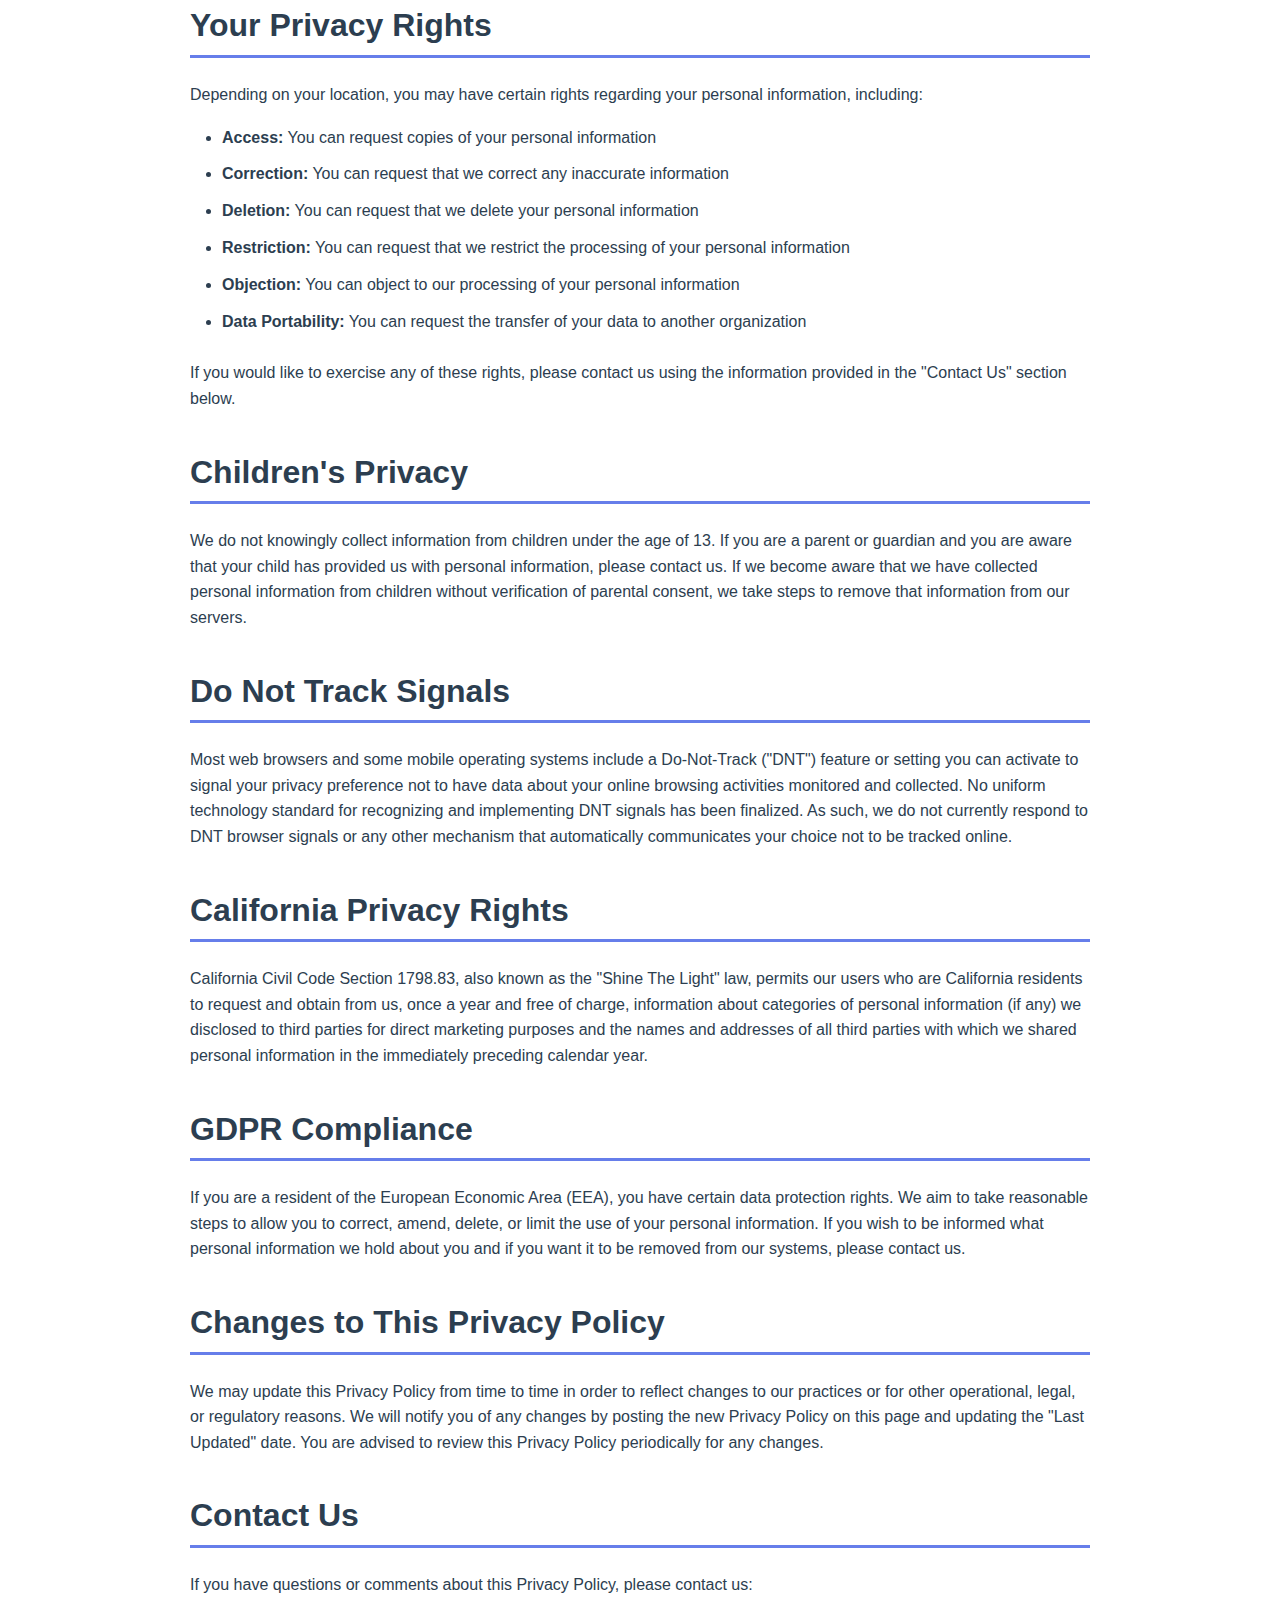
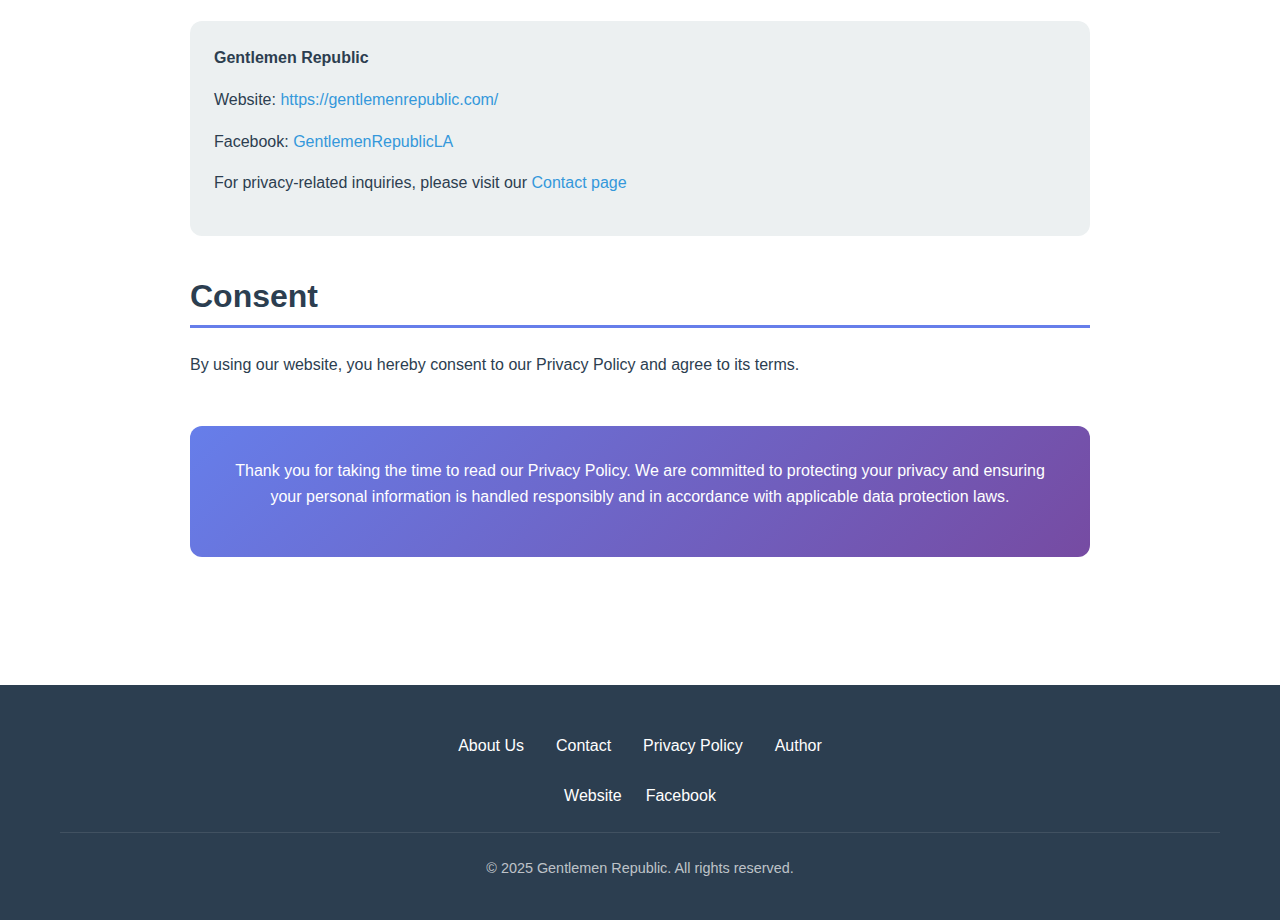
<file: privacy-policy.html>
<!DOCTYPE html>
<html lang="en">
<head>
    <meta charset="UTF-8">
    <meta name="viewport" content="width=device-width, initial-scale=1.0">
    <meta name="robots" content="index, follow">
    <meta name="keywords" content="privacy policy, data protection, user privacy, gentlemen republic">
    <meta name="description" content="Gentlemen Republic privacy policy - Learn how we protect your personal information and respect your privacy.">
    <link rel="canonical" href="https://best-hair-gel-for-men-1.page.dev/privacy-policy">
    <title>Privacy Policy - Gentlemen Republic</title>
    <link rel="stylesheet" href="styles.css">
</head>
<body>
    <!-- Navigation Bar -->
    <nav class="navbar">
        <div class="container">
            <div class="nav-wrapper">
                <div class="logo">
                    <h2>Gentlemen Republic</h2>
                </div>
                <div class="burger-menu" id="burgerMenu">
                    <span></span>
                    <span></span>
                    <span></span>
                </div>
                <ul class="nav-links" id="navLinks">
                    <li><a href="index.html" target="_blank">Home</a></li>
                    <li><a href="about-us.html" target="_blank">About Us</a></li>
                    <li><a href="contact-us.html" target="_blank">Contact</a></li>
                    <li><a href="author.html" target="_blank">Author</a></li>
                    <li><a href="privacy-policy.html">Privacy Policy</a></li>
                </ul>
            </div>
        </div>
    </nav>

    <!-- Page Header -->
    <section class="page-header">
        <div class="container">
            <h1 class="gradient-text">Privacy Policy</h1>
            <p class="page-subtitle">Your Privacy Matters to Us</p>
        </div>
    </section>

    <!-- Main Content -->
    <main class="main-content">
        <div class="container">
            <article class="article-content privacy-content">
                <p class="last-updated"><strong>Last Updated:</strong> November 25, 2025</p>

                <h2 class="section-title">Introduction</h2>
                
                <p>Welcome to Gentlemen Republic. We are committed to protecting your personal information and your right to privacy. This Privacy Policy explains how we collect, use, disclose, and safeguard your information when you visit our website and use our services.</p>

                <p>Please read this privacy policy carefully. If you do not agree with the terms of this privacy policy, please do not access the site. We reserve the right to make changes to this Privacy Policy at any time and for any reason. We will alert you about any changes by updating the "Last Updated" date of this Privacy Policy.</p>

                <h2 class="section-title">Information We Collect</h2>

                <h3>Personal Data</h3>
                <p>We may collect personal information that you voluntarily provide to us when you express an interest in obtaining information about us or our products and services, when you participate in activities on the website, or otherwise when you contact us. The personal information we collect may include:</p>

                <ul>
                    <li>Name and contact data (such as email address and phone number)</li>
                    <li>Information about your hair type and grooming preferences</li>
                    <li>Any other information you choose to provide in forms or communications</li>
                </ul>

                <h3>Automatically Collected Information</h3>
                <p>When you visit our website, we may automatically collect certain information about your device, including information about your web browser, IP address, time zone, and some of the cookies that are installed on your device. Additionally, as you browse the site, we may collect information about the individual web pages you view, what websites or search terms referred you to the site, and information about how you interact with the site.</p>

                <h2 class="section-title">How We Use Your Information</h2>

                <p>We use the information we collect or receive in the following ways:</p>

                <ul>
                    <li><strong>To respond to your inquiries</strong> and provide customer support</li>
                    <li><strong>To send you marketing communications</strong> (with your consent where required by law)</li>
                    <li><strong>To improve our website</strong> and enhance user experience</li>
                    <li><strong>To provide personalized content</strong> and product recommendations</li>
                    <li><strong>To analyze usage trends</strong> and optimize our services</li>
                    <li><strong>To protect our website</strong> and prevent fraudulent activity</li>
                    <li><strong>To comply with legal obligations</strong> and enforce our terms</li>
                </ul>

                <h2 class="section-title">Disclosure of Your Information</h2>

                <p>We may share information we have collected about you in certain situations. Your information may be disclosed as follows:</p>

                <h3>By Law or to Protect Rights</h3>
                <p>If we believe the release of information about you is necessary to respond to legal process, to investigate or remedy potential violations of our policies, or to protect the rights, property, and safety of others, we may share your information as permitted or required by any applicable law, rule, or regulation.</p>

                <h3>Business Transfers</h3>
                <p>We may share or transfer your information in connection with, or during negotiations of, any merger, sale of company assets, financing, or acquisition of all or a portion of our business to another company.</p>

                <h3>Third-Party Service Providers</h3>
                <p>We may share your information with third parties that perform services for us or on our behalf, including payment processing, data analysis, email delivery, hosting services, customer service, and marketing assistance.</p>

                <h3>Marketing Communications</h3>
                <p>With your consent, or with an opportunity for you to withdraw consent, we may share your information with third parties for marketing purposes, as permitted by law.</p>

                <h2 class="section-title">Cookies and Tracking Technologies</h2>

                <p>We may use cookies, web beacons, tracking pixels, and other tracking technologies on the website to help customize the site and improve your experience. When you access the site, your personal information is not collected through the use of tracking technology. Most browsers are set to accept cookies by default. You can remove or reject cookies, but be aware that such action could affect the availability and functionality of the site.</p>

                <h2 class="section-title">Third-Party Websites</h2>

                <p>The website may contain links to third-party websites and applications of interest, including advertisements and external services, that are not affiliated with us. Once you have used these links to leave the site, any information you provide to these third parties is not covered by this Privacy Policy, and we cannot guarantee the safety and privacy of your information. Before visiting and providing any information to any third-party websites, you should inform yourself of the privacy policies and practices (if any) of the third party responsible for that website.</p>

                <h2 class="section-title">Security of Your Information</h2>

                <p>We use administrative, technical, and physical security measures to help protect your personal information. While we have taken reasonable steps to secure the personal information you provide to us, please be aware that despite our efforts, no security measures are perfect or impenetrable, and no method of data transmission can be guaranteed against any interception or other type of misuse.</p>

                <h2 class="section-title">Data Retention</h2>

                <p>We will retain your personal information only for as long as is necessary for the purposes set out in this Privacy Policy, unless a longer retention period is required or permitted by law (such as tax, accounting, or other legal requirements). When we have no ongoing legitimate business need to process your personal information, we will either delete or anonymize it.</p>

                <h2 class="section-title">Your Privacy Rights</h2>

                <p>Depending on your location, you may have certain rights regarding your personal information, including:</p>

                <ul>
                    <li><strong>Access:</strong> You can request copies of your personal information</li>
                    <li><strong>Correction:</strong> You can request that we correct any inaccurate information</li>
                    <li><strong>Deletion:</strong> You can request that we delete your personal information</li>
                    <li><strong>Restriction:</strong> You can request that we restrict the processing of your personal information</li>
                    <li><strong>Objection:</strong> You can object to our processing of your personal information</li>
                    <li><strong>Data Portability:</strong> You can request the transfer of your data to another organization</li>
                </ul>

                <p>If you would like to exercise any of these rights, please contact us using the information provided in the "Contact Us" section below.</p>

                <h2 class="section-title">Children's Privacy</h2>

                <p>We do not knowingly collect information from children under the age of 13. If you are a parent or guardian and you are aware that your child has provided us with personal information, please contact us. If we become aware that we have collected personal information from children without verification of parental consent, we take steps to remove that information from our servers.</p>

                <h2 class="section-title">Do Not Track Signals</h2>

                <p>Most web browsers and some mobile operating systems include a Do-Not-Track ("DNT") feature or setting you can activate to signal your privacy preference not to have data about your online browsing activities monitored and collected. No uniform technology standard for recognizing and implementing DNT signals has been finalized. As such, we do not currently respond to DNT browser signals or any other mechanism that automatically communicates your choice not to be tracked online.</p>

                <h2 class="section-title">California Privacy Rights</h2>

                <p>California Civil Code Section 1798.83, also known as the "Shine The Light" law, permits our users who are California residents to request and obtain from us, once a year and free of charge, information about categories of personal information (if any) we disclosed to third parties for direct marketing purposes and the names and addresses of all third parties with which we shared personal information in the immediately preceding calendar year.</p>

                <h2 class="section-title">GDPR Compliance</h2>

                <p>If you are a resident of the European Economic Area (EEA), you have certain data protection rights. We aim to take reasonable steps to allow you to correct, amend, delete, or limit the use of your personal information. If you wish to be informed what personal information we hold about you and if you want it to be removed from our systems, please contact us.</p>

                <h2 class="section-title">Changes to This Privacy Policy</h2>

                <p>We may update this Privacy Policy from time to time in order to reflect changes to our practices or for other operational, legal, or regulatory reasons. We will notify you of any changes by posting the new Privacy Policy on this page and updating the "Last Updated" date. You are advised to review this Privacy Policy periodically for any changes.</p>

                <h2 class="section-title">Contact Us</h2>

                <p>If you have questions or comments about this Privacy Policy, please contact us:</p>

                <div class="contact-box">
                    <p><strong>Gentlemen Republic</strong></p>
                    <p>Website: <a href="https://gentlemenrepublic.com/" target="_blank">https://gentlemenrepublic.com/</a></p>
                    <p>Facebook: <a href="https://www.facebook.com/GentlemenRepublicLA?mibextid=LQQJ4d" target="_blank">GentlemenRepublicLA</a></p>
                    <p>For privacy-related inquiries, please visit our <a href="contact-us.html" target="_blank">Contact page</a></p>
                </div>

                <h2 class="section-title">Consent</h2>

                <p>By using our website, you hereby consent to our Privacy Policy and agree to its terms.</p>

                <div class="policy-footer">
                    <p>Thank you for taking the time to read our Privacy Policy. We are committed to protecting your privacy and ensuring your personal information is handled responsibly and in accordance with applicable data protection laws.</p>
                </div>
            </article>
        </div>
    </main>

    <!-- Footer -->
    <footer class="footer">
        <div class="container">
            <div class="footer-content">
                <div class="footer-links">
                    <a href="about-us.html" target="_blank">About Us</a>
                    <a href="contact-us.html" target="_blank">Contact</a>
                    <a href="privacy-policy.html" target="_blank">Privacy Policy</a>
                    <a href="author.html" target="_blank">Author</a>
                </div>
                <div class="footer-social">
                    <a href="https://gentlemenrepublic.com/" target="_blank">Website</a>
                    <a href="https://www.facebook.com/GentlemenRepublicLA?mibextid=LQQJ4d" target="_blank">Facebook</a>
                </div>
                <p class="footer-copyright">&copy; 2025 Gentlemen Republic. All rights reserved.</p>
            </div>
        </div>
    </footer>

    <script src="script.js"></script>
</body>
</html>
</file>
<file: styles.css>
/* ===================================
   Global Styles & Reset
   =================================== */

* {
    margin: 0;
    padding: 0;
    box-sizing: border-box;
}

:root {
    --primary-color: #2c3e50;
    --secondary-color: #3498db;
    --accent-color: #e74c3c;
    --gradient-start: #667eea;
    --gradient-end: #764ba2;
    --text-dark: #2c3e50;
    --text-light: #7f8c8d;
    --bg-light: #ecf0f1;
    --white: #ffffff;
    --shadow-sm: 0 2px 8px rgba(0,0,0,0.1);
    --shadow-md: 0 4px 16px rgba(0,0,0,0.15);
    --shadow-lg: 0 8px 32px rgba(0,0,0,0.2);
    --transition: all 0.3s ease;
}

body {
    font-family: 'Segoe UI', Tahoma, Geneva, Verdana, sans-serif;
    line-height: 1.6;
    color: var(--text-dark);
    background-color: var(--white);
    overflow-x: hidden;
}

.container {
    max-width: 1200px;
    margin: 0 auto;
    padding: 0 20px;
}

/* ===================================
   Typography
   =================================== */

h1, h2, h3, h4, h5, h6 {
    font-weight: 600;
    line-height: 1.3;
    margin-bottom: 1rem;
}

h1 {
    font-size: 2.5rem;
}

h2 {
    font-size: 2rem;
}

h3 {
    font-size: 1.5rem;
}

p {
    margin-bottom: 1rem;
}

a {
    color: var(--secondary-color);
    text-decoration: none;
    transition: var(--transition);
}

a:hover {
    color: var(--gradient-start);
    transform: translateY(-2px);
}

.gradient-text {
    background: linear-gradient(135deg, var(--gradient-start), var(--gradient-end));
    -webkit-background-clip: text;
    -webkit-text-fill-color: transparent;
    background-clip: text;
    animation: gradientShift 3s ease infinite;
}

@keyframes gradientShift {
    0%, 100% { filter: hue-rotate(0deg); }
    50% { filter: hue-rotate(10deg); }
}

/* ===================================
   Navigation Bar
   =================================== */

.navbar {
    background: var(--white);
    box-shadow: var(--shadow-sm);
    position: sticky;
    top: 0;
    z-index: 1000;
    padding: 1rem 0;
}

.nav-wrapper {
    display: flex;
    justify-content: space-between;
    align-items: center;
}

.logo h2 {
    background: linear-gradient(135deg, var(--gradient-start), var(--gradient-end));
    -webkit-background-clip: text;
    -webkit-text-fill-color: transparent;
    background-clip: text;
    font-size: 1.5rem;
    margin: 0;
}

.nav-links {
    display: flex;
    list-style: none;
    gap: 2rem;
    align-items: center;
}

.nav-links a {
    color: var(--text-dark);
    font-weight: 500;
    padding: 0.5rem 1rem;
    border-radius: 8px;
    transition: var(--transition);
}

.nav-links a:hover {
    background: var(--bg-light);
    transform: translateY(-2px);
}

.burger-menu {
    display: none;
    flex-direction: column;
    gap: 4px;
    cursor: pointer;
    padding: 10px;
}

.burger-menu span {
    width: 25px;
    height: 3px;
    background: var(--text-dark);
    border-radius: 3px;
    transition: var(--transition);
}

.burger-menu.active span:nth-child(1) {
    transform: rotate(45deg) translate(5px, 5px);
}

.burger-menu.active span:nth-child(2) {
    opacity: 0;
}

.burger-menu.active span:nth-child(3) {
    transform: rotate(-45deg) translate(7px, -6px);
}

/* ===================================
   Hero Section
   =================================== */

.hero {
    padding: 4rem 0;
    background: linear-gradient(135deg, #f5f7fa 0%, #c3cfe2 100%);
    position: relative;
    overflow: hidden;
}

.hero::before {
    content: '';
    position: absolute;
    top: 0;
    left: 0;
    right: 0;
    bottom: 0;
    background: url('data:image/svg+xml,<svg xmlns="http://www.w3.org/2000/svg" viewBox="0 0 1440 320"><path fill="%23ffffff" fill-opacity="0.3" d="M0,96L48,112C96,128,192,160,288,160C384,160,480,128,576,122.7C672,117,768,139,864,138.7C960,139,1056,117,1152,106.7C1248,96,1344,96,1392,96L1440,96L1440,320L1392,320C1344,320,1248,320,1152,320C1056,320,960,320,864,320C768,320,672,320,576,320C480,320,384,320,288,320C192,320,96,320,48,320L0,320Z"></path></svg>') no-repeat bottom;
    background-size: cover;
}

.hero-content {
    display: grid;
    grid-template-columns: 1fr 1fr;
    gap: 3rem;
    align-items: center;
    position: relative;
    z-index: 1;
}

.hero-text h1 {
    font-size: 3rem;
    margin-bottom: 1.5rem;
}

.hero-subtitle {
    font-size: 1.2rem;
    color: var(--text-light);
    margin-bottom: 2rem;
}

.cta-button {
    display: inline-block;
    padding: 1rem 2.5rem;
    background: linear-gradient(135deg, var(--gradient-start), var(--gradient-end));
    color: var(--white);
    border-radius: 50px;
    font-weight: 600;
    font-size: 1.1rem;
    box-shadow: var(--shadow-md);
    transition: var(--transition);
}

.cta-button:hover {
    transform: translateY(-3px);
    box-shadow: var(--shadow-lg);
}

.hero-image {
    display: flex;
    justify-content: center;
    align-items: center;
}

.floating-image {
    max-width: 100%;
    height: auto;
    border-radius: 20px;
    box-shadow: var(--shadow-lg);
    animation: float 6s ease-in-out infinite;
}

@keyframes float {
    0%, 100% { transform: translateY(0px); }
    50% { transform: translateY(-20px); }
}

/* ===================================
   Social Share Section
   =================================== */

.social-share {
    padding: 2rem 0;
    background: var(--bg-light);
}

.share-buttons {
    display: flex;
    gap: 1rem;
    align-items: center;
    justify-content: center;
    flex-wrap: wrap;
}

.share-buttons p {
    font-weight: 600;
    margin: 0;
}

.share-btn {
    padding: 0.75rem 1.5rem;
    border-radius: 8px;
    color: var(--white);
    font-weight: 500;
    transition: var(--transition);
}

.share-btn:hover {
    transform: translateY(-3px);
    box-shadow: var(--shadow-md);
}

.share-btn.facebook {
    background: #1877f2;
}

.share-btn.twitter {
    background: #1da1f2;
}

.share-btn.linkedin {
    background: #0077b5;
}

.share-btn.pinterest {
    background: #e60023;
}

/* ===================================
   Main Content
   =================================== */

.main-content {
    padding: 4rem 0;
}

.article-content {
    max-width: 900px;
    margin: 0 auto;
}

.section-title {
    color: var(--primary-color);
    font-size: 2rem;
    margin-top: 2.5rem;
    margin-bottom: 1.5rem;
    padding-bottom: 0.5rem;
    border-bottom: 3px solid var(--gradient-start);
}

.subsection-title {
    color: var(--text-dark);
    font-size: 1.5rem;
    margin-top: 2rem;
    margin-bottom: 1rem;
}

.external-link {
    color: var(--gradient-start);
    font-weight: 600;
    border-bottom: 2px solid transparent;
    transition: var(--transition);
}

.external-link:hover {
    border-bottom-color: var(--gradient-start);
}

/* ===================================
   Features Table
   =================================== */

.features-table {
    margin: 2rem 0;
    overflow-x: auto;
}

table {
    width: 100%;
    border-collapse: collapse;
    background: var(--white);
    box-shadow: var(--shadow-sm);
    border-radius: 12px;
    overflow: hidden;
}

thead {
    background: linear-gradient(135deg, var(--gradient-start), var(--gradient-end));
    color: var(--white);
}

th, td {
    padding: 1rem;
    text-align: left;
}

tbody tr {
    border-bottom: 1px solid var(--bg-light);
    transition: var(--transition);
}

tbody tr:hover {
    background: var(--bg-light);
}

/* ===================================
   CTA Section
   =================================== */

.cta-section {
    background: linear-gradient(135deg, var(--gradient-start), var(--gradient-end));
    color: var(--white);
    padding: 3rem;
    border-radius: 20px;
    text-align: center;
    margin: 3rem 0;
    box-shadow: var(--shadow-lg);
}

.cta-title {
    color: var(--white);
    font-size: 2rem;
    margin-bottom: 1rem;
}

.cta-button-large {
    display: inline-block;
    padding: 1rem 3rem;
    background: var(--white);
    color: var(--gradient-start);
    border-radius: 50px;
    font-weight: 700;
    font-size: 1.2rem;
    margin-top: 1rem;
    box-shadow: var(--shadow-md);
    transition: var(--transition);
}

.cta-button-large:hover {
    transform: translateY(-3px) scale(1.05);
    box-shadow: var(--shadow-lg);
}

/* ===================================
   FAQ Section
   =================================== */

.faq-section {
    margin-top: 3rem;
    padding: 2rem;
    background: var(--bg-light);
    border-radius: 12px;
}

.faq-item {
    background: var(--white);
    padding: 1.5rem;
    margin-bottom: 1.5rem;
    border-radius: 12px;
    box-shadow: var(--shadow-sm);
    transition: var(--transition);
}

.faq-item:hover {
    transform: translateY(-3px);
    box-shadow: var(--shadow-md);
}

.faq-question {
    color: var(--gradient-start);
    font-size: 1.2rem;
    margin-bottom: 0.75rem;
}

.faq-answer {
    color: var(--text-dark);
    line-height: 1.7;
}

/* ===================================
   Author Section
   =================================== */

.author-section {
    margin-top: 3rem;
    padding: 2rem;
    background: linear-gradient(135deg, #f5f7fa 0%, #c3cfe2 100%);
    border-radius: 12px;
    box-shadow: var(--shadow-md);
}

.author-card {
    background: var(--white);
    padding: 2rem;
    border-radius: 12px;
}

.author-name {
    color: var(--gradient-start);
    font-size: 1.5rem;
    margin-bottom: 1rem;
}

.author-bio {
    color: var(--text-dark);
    line-height: 1.8;
    margin-bottom: 1.5rem;
}

.author-social {
    margin-top: 1.5rem;
}

.social-link {
    display: inline-block;
    padding: 0.75rem 1.5rem;
    background: var(--gradient-start);
    color: var(--white);
    border-radius: 8px;
    margin-right: 1rem;
    margin-top: 0.5rem;
    font-weight: 500;
    transition: var(--transition);
}

.social-link:hover {
    transform: translateY(-3px);
    box-shadow: var(--shadow-md);
}

.social-link.website {
    background: var(--secondary-color);
}

.social-link.facebook {
    background: #1877f2;
}

/* ===================================
   Page Header (for other pages)
   =================================== */

.page-header {
    background: linear-gradient(135deg, var(--gradient-start), var(--gradient-end));
    color: var(--white);
    padding: 4rem 0;
    text-align: center;
}

.page-header h1 {
    color: var(--white);
    font-size: 3rem;
    margin-bottom: 1rem;
    text-shadow: 2px 2px 4px rgba(0,0,0,0.2);
}

.page-subtitle {
    font-size: 1.2rem;
    opacity: 0.95;
}

/* ===================================
   Contact Page
   =================================== */

.contact-wrapper {
    display: grid;
    grid-template-columns: 1fr 1fr;
    gap: 3rem;
    margin-bottom: 3rem;
}

.contact-methods {
    margin-top: 2rem;
}

.contact-method {
    background: var(--bg-light);
    padding: 1.5rem;
    border-radius: 12px;
    margin-bottom: 1.5rem;
    transition: var(--transition);
}

.contact-method:hover {
    transform: translateY(-3px);
    box-shadow: var(--shadow-md);
}

.contact-method h3 {
    color: var(--gradient-start);
    margin-bottom: 0.5rem;
}

.contact-link {
    color: var(--secondary-color);
    font-weight: 600;
}

.support-hours {
    background: var(--bg-light);
    padding: 1.5rem;
    border-radius: 12px;
    margin-top: 2rem;
}

.support-hours h3 {
    color: var(--gradient-start);
    margin-bottom: 1rem;
}

.contact-form-section {
    background: var(--bg-light);
    padding: 2rem;
    border-radius: 12px;
}

.contact-form {
    display: flex;
    flex-direction: column;
    gap: 1.5rem;
}

.form-group {
    display: flex;
    flex-direction: column;
}

.form-group label {
    font-weight: 600;
    margin-bottom: 0.5rem;
    color: var(--text-dark);
}

.form-group input,
.form-group select,
.form-group textarea {
    padding: 0.75rem;
    border: 2px solid #ddd;
    border-radius: 8px;
    font-size: 1rem;
    font-family: inherit;
    transition: var(--transition);
}

.form-group input:focus,
.form-group select:focus,
.form-group textarea:focus {
    outline: none;
    border-color: var(--gradient-start);
    box-shadow: 0 0 0 3px rgba(102, 126, 234, 0.1);
}

.submit-button {
    padding: 1rem 2rem;
    background: linear-gradient(135deg, var(--gradient-start), var(--gradient-end));
    color: var(--white);
    border: none;
    border-radius: 50px;
    font-size: 1.1rem;
    font-weight: 600;
    cursor: pointer;
    transition: var(--transition);
}

.submit-button:hover {
    transform: translateY(-3px);
    box-shadow: var(--shadow-lg);
}

.form-note {
    font-size: 0.9rem;
    color: var(--text-light);
    text-align: center;
}

/* ===================================
   Author Page
   =================================== */

.author-profile {
    max-width: 900px;
    margin: 0 auto;
}

.author-header {
    display: flex;
    align-items: center;
    gap: 2rem;
    margin-bottom: 3rem;
    padding: 2rem;
    background: linear-gradient(135deg, #f5f7fa 0%, #c3cfe2 100%);
    border-radius: 12px;
}

.author-avatar {
    flex-shrink: 0;
}

.avatar-placeholder {
    width: 120px;
    height: 120px;
    background: linear-gradient(135deg, var(--gradient-start), var(--gradient-end));
    color: var(--white);
    display: flex;
    align-items: center;
    justify-content: center;
    font-size: 3rem;
    font-weight: 700;
    border-radius: 50%;
    box-shadow: var(--shadow-lg);
}

.author-main-name {
    color: var(--gradient-start);
    font-size: 2rem;
    margin-bottom: 0.5rem;
}

.author-position {
    color: var(--text-light);
    font-size: 1.2rem;
}

.expertise-grid {
    display: grid;
    grid-template-columns: repeat(auto-fit, minmax(280px, 1fr));
    gap: 1.5rem;
    margin: 2rem 0;
}

.expertise-item {
    background: var(--bg-light);
    padding: 1.5rem;
    border-radius: 12px;
    transition: var(--transition);
}

.expertise-item:hover {
    transform: translateY(-5px);
    box-shadow: var(--shadow-md);
}

.expertise-item h3 {
    color: var(--gradient-start);
    margin-bottom: 0.75rem;
}

.social-connect {
    background: var(--bg-light);
    padding: 2rem;
    border-radius: 12px;
    margin: 2rem 0;
}

.author-social-links {
    display: flex;
    gap: 1rem;
    margin: 1.5rem 0;
    flex-wrap: wrap;
}

.social-btn {
    display: flex;
    align-items: center;
    gap: 0.75rem;
    padding: 1rem 1.5rem;
    border-radius: 12px;
    font-weight: 600;
    transition: var(--transition);
    color: var(--white);
}

.social-btn:hover {
    transform: translateY(-3px);
    box-shadow: var(--shadow-md);
}

.social-btn.website {
    background: var(--secondary-color);
}

.social-btn.facebook {
    background: #1877f2;
}

.social-icon {
    font-size: 1.5rem;
}

/* ===================================
   Privacy Policy
   =================================== */

.privacy-content ul {
    margin: 1rem 0 1.5rem 2rem;
    line-height: 1.8;
}

.privacy-content ul li {
    margin-bottom: 0.5rem;
}

.last-updated {
    background: var(--bg-light);
    padding: 1rem;
    border-radius: 8px;
    margin-bottom: 2rem;
}

.contact-box {
    background: var(--bg-light);
    padding: 1.5rem;
    border-radius: 12px;
    margin: 1.5rem 0;
}

.policy-footer {
    background: linear-gradient(135deg, var(--gradient-start), var(--gradient-end));
    color: var(--white);
    padding: 2rem;
    border-radius: 12px;
    margin-top: 3rem;
    text-align: center;
}

/* ===================================
   Footer
   =================================== */

.footer {
    background: var(--primary-color);
    color: var(--white);
    padding: 3rem 0 1.5rem;
    margin-top: 4rem;
}

.footer-content {
    text-align: center;
}

.footer-links {
    display: flex;
    justify-content: center;
    gap: 2rem;
    margin-bottom: 1.5rem;
    flex-wrap: wrap;
}

.footer-links a {
    color: var(--white);
    transition: var(--transition);
}

.footer-links a:hover {
    color: var(--gradient-start);
    transform: translateY(-2px);
}

.footer-social {
    display: flex;
    justify-content: center;
    gap: 1.5rem;
    margin-bottom: 1.5rem;
}

.footer-social a {
    color: var(--white);
    font-weight: 500;
}

.footer-copyright {
    color: rgba(255, 255, 255, 0.7);
    font-size: 0.9rem;
    margin-top: 1.5rem;
    padding-top: 1.5rem;
    border-top: 1px solid rgba(255, 255, 255, 0.1);
}

/* ===================================
   Responsive Design
   =================================== */

@media (max-width: 968px) {
    .hero-content {
        grid-template-columns: 1fr;
        text-align: center;
    }

    .hero-text h1 {
        font-size: 2.5rem;
    }

    .contact-wrapper {
        grid-template-columns: 1fr;
    }

    .expertise-grid {
        grid-template-columns: 1fr;
    }
}

@media (max-width: 768px) {
    .nav-links {
        position: fixed;
        top: 70px;
        left: -100%;
        flex-direction: column;
        background: var(--white);
        width: 100%;
        padding: 2rem;
        box-shadow: var(--shadow-lg);
        transition: var(--transition);
        gap: 1rem;
    }

    .nav-links.active {
        left: 0;
    }

    .burger-menu {
        display: flex;
    }

    h1 {
        font-size: 2rem;
    }

    h2 {
        font-size: 1.5rem;
    }

    .hero-text h1 {
        font-size: 2rem;
    }

    .page-header h1 {
        font-size: 2rem;
    }

    .share-buttons {
        flex-direction: column;
        align-items: stretch;
    }

    .share-btn {
        text-align: center;
    }

    .author-header {
        flex-direction: column;
        text-align: center;
    }

    .footer-links {
        flex-direction: column;
        gap: 1rem;
    }

    table {
        font-size: 0.9rem;
    }

    th, td {
        padding: 0.75rem 0.5rem;
    }
}

@media (max-width: 480px) {
    .container {
        padding: 0 15px;
    }

    h1 {
        font-size: 1.75rem;
    }

    .hero {
        padding: 2rem 0;
    }

    .main-content {
        padding: 2rem 0;
    }

    .cta-button,
    .cta-button-large {
        padding: 0.875rem 1.5rem;
        font-size: 1rem;
    }

    .section-title {
        font-size: 1.5rem;
    }
}

/* ===================================
   Utility Classes
   =================================== */

.text-center {
    text-align: center;
}

.mt-1 { margin-top: 1rem; }
.mt-2 { margin-top: 2rem; }
.mt-3 { margin-top: 3rem; }

.mb-1 { margin-bottom: 1rem; }
.mb-2 { margin-bottom: 2rem; }
.mb-3 { margin-bottom: 3rem; }

.p-1 { padding: 1rem; }
.p-2 { padding: 2rem; }
.p-3 { padding: 3rem; }

/* ===================================
   Animations
   =================================== */

@keyframes fadeIn {
    from {
        opacity: 0;
        transform: translateY(20px);
    }
    to {
        opacity: 1;
        transform: translateY(0);
    }
}

.fade-in {
    animation: fadeIn 0.6s ease-out;
}

/* Smooth scrolling */
html {
    scroll-behavior: smooth;
}
</file>
